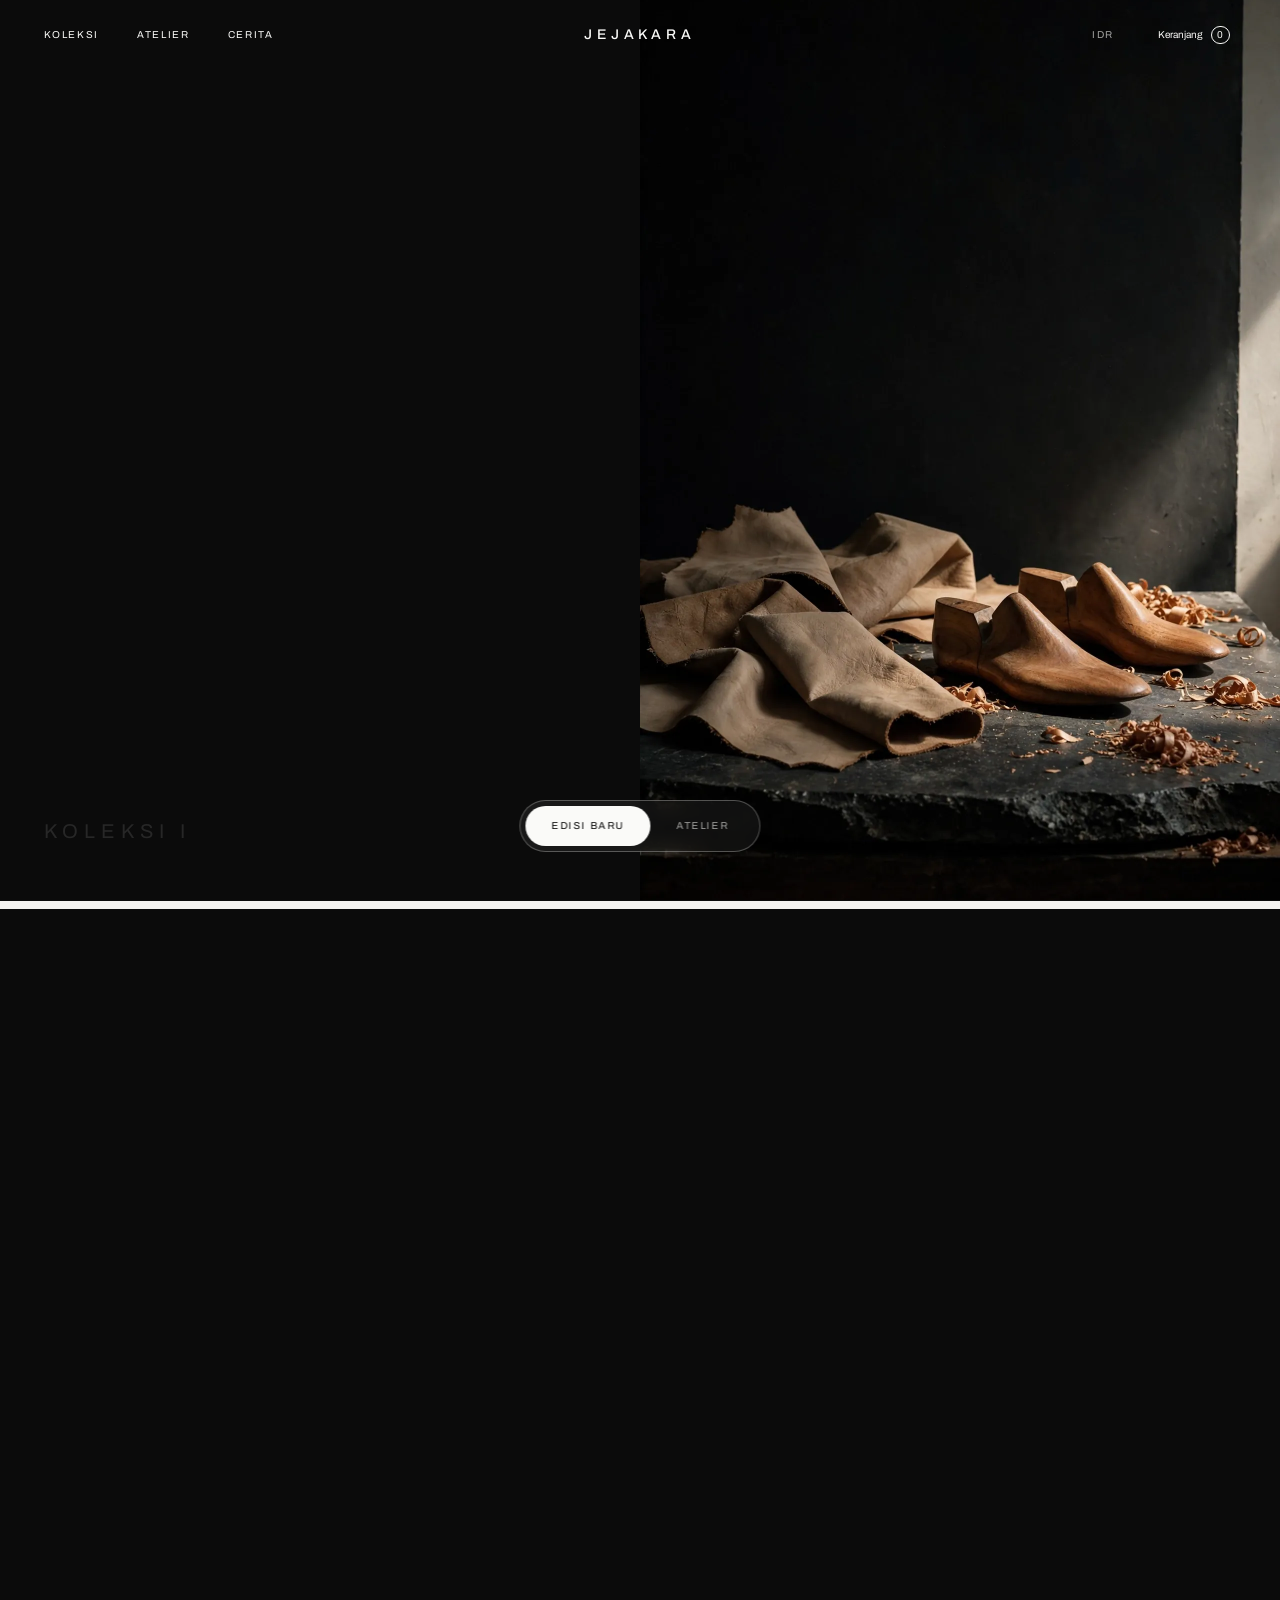
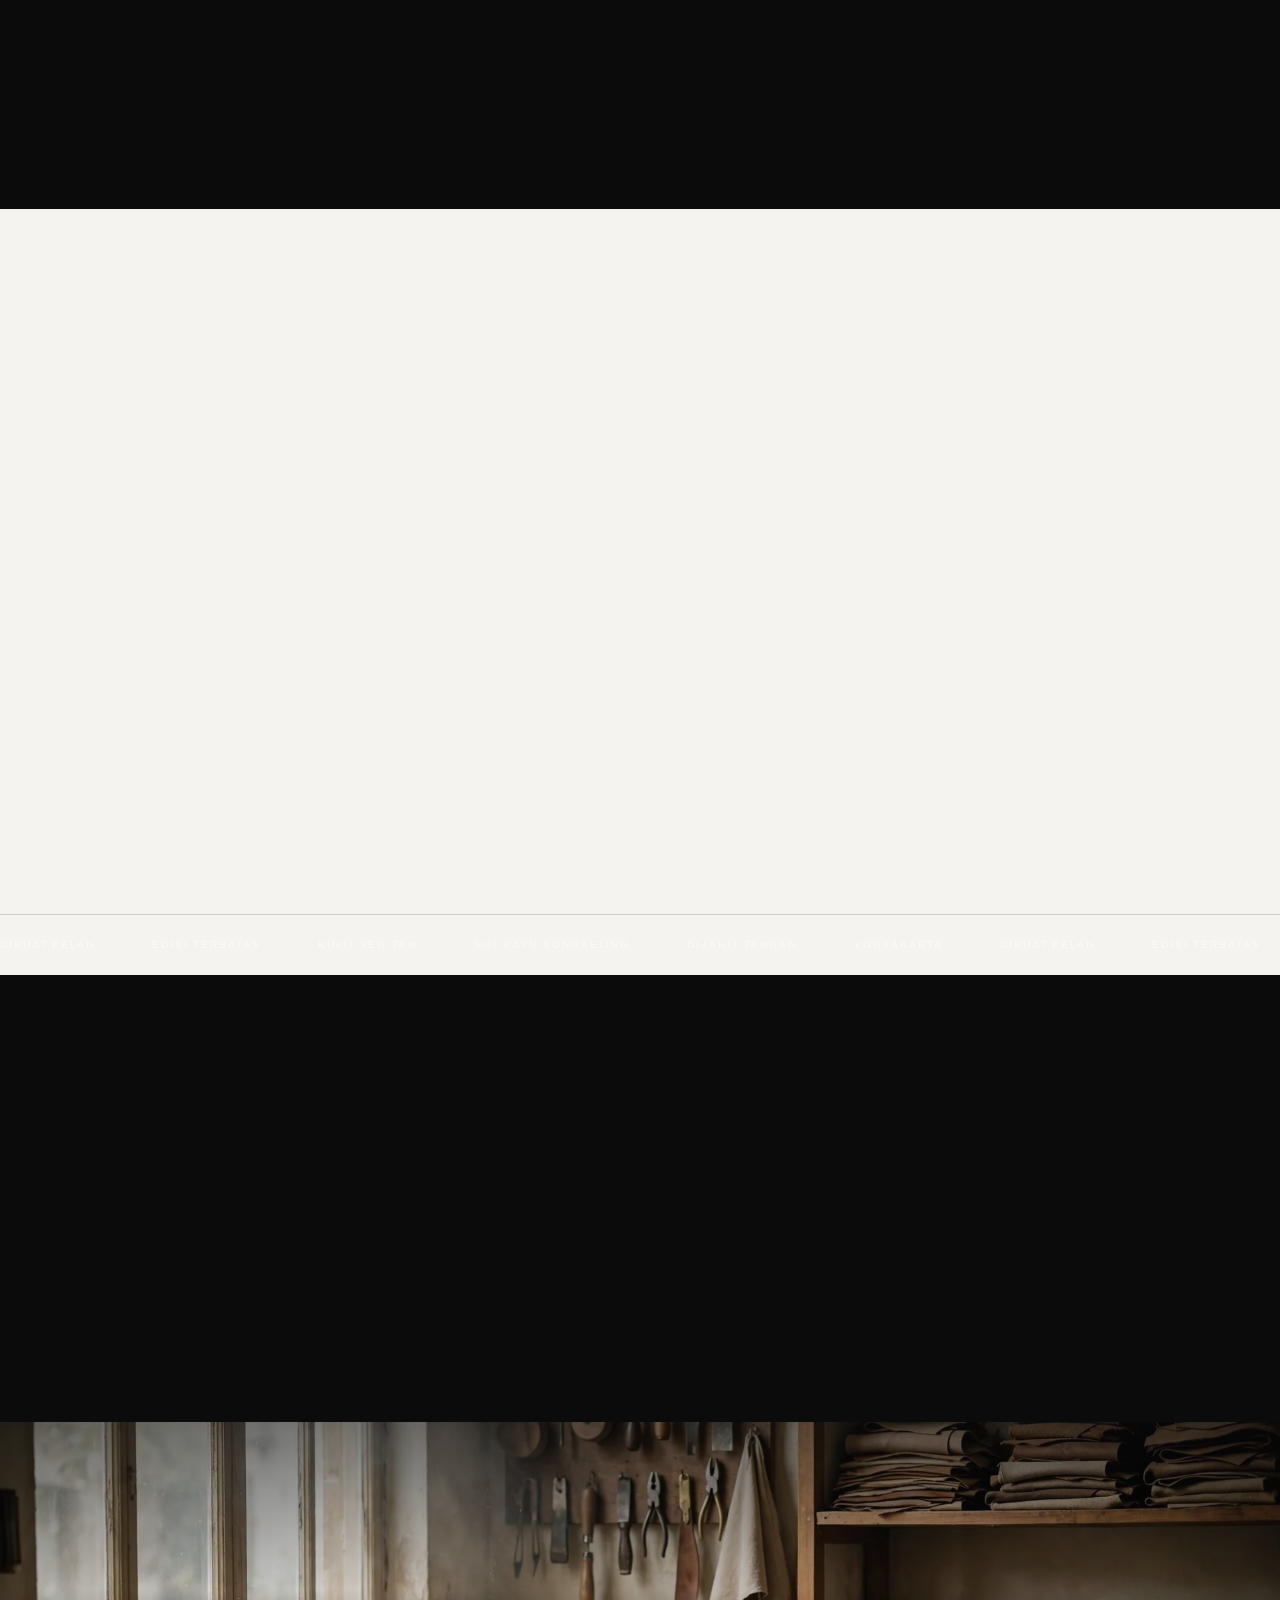
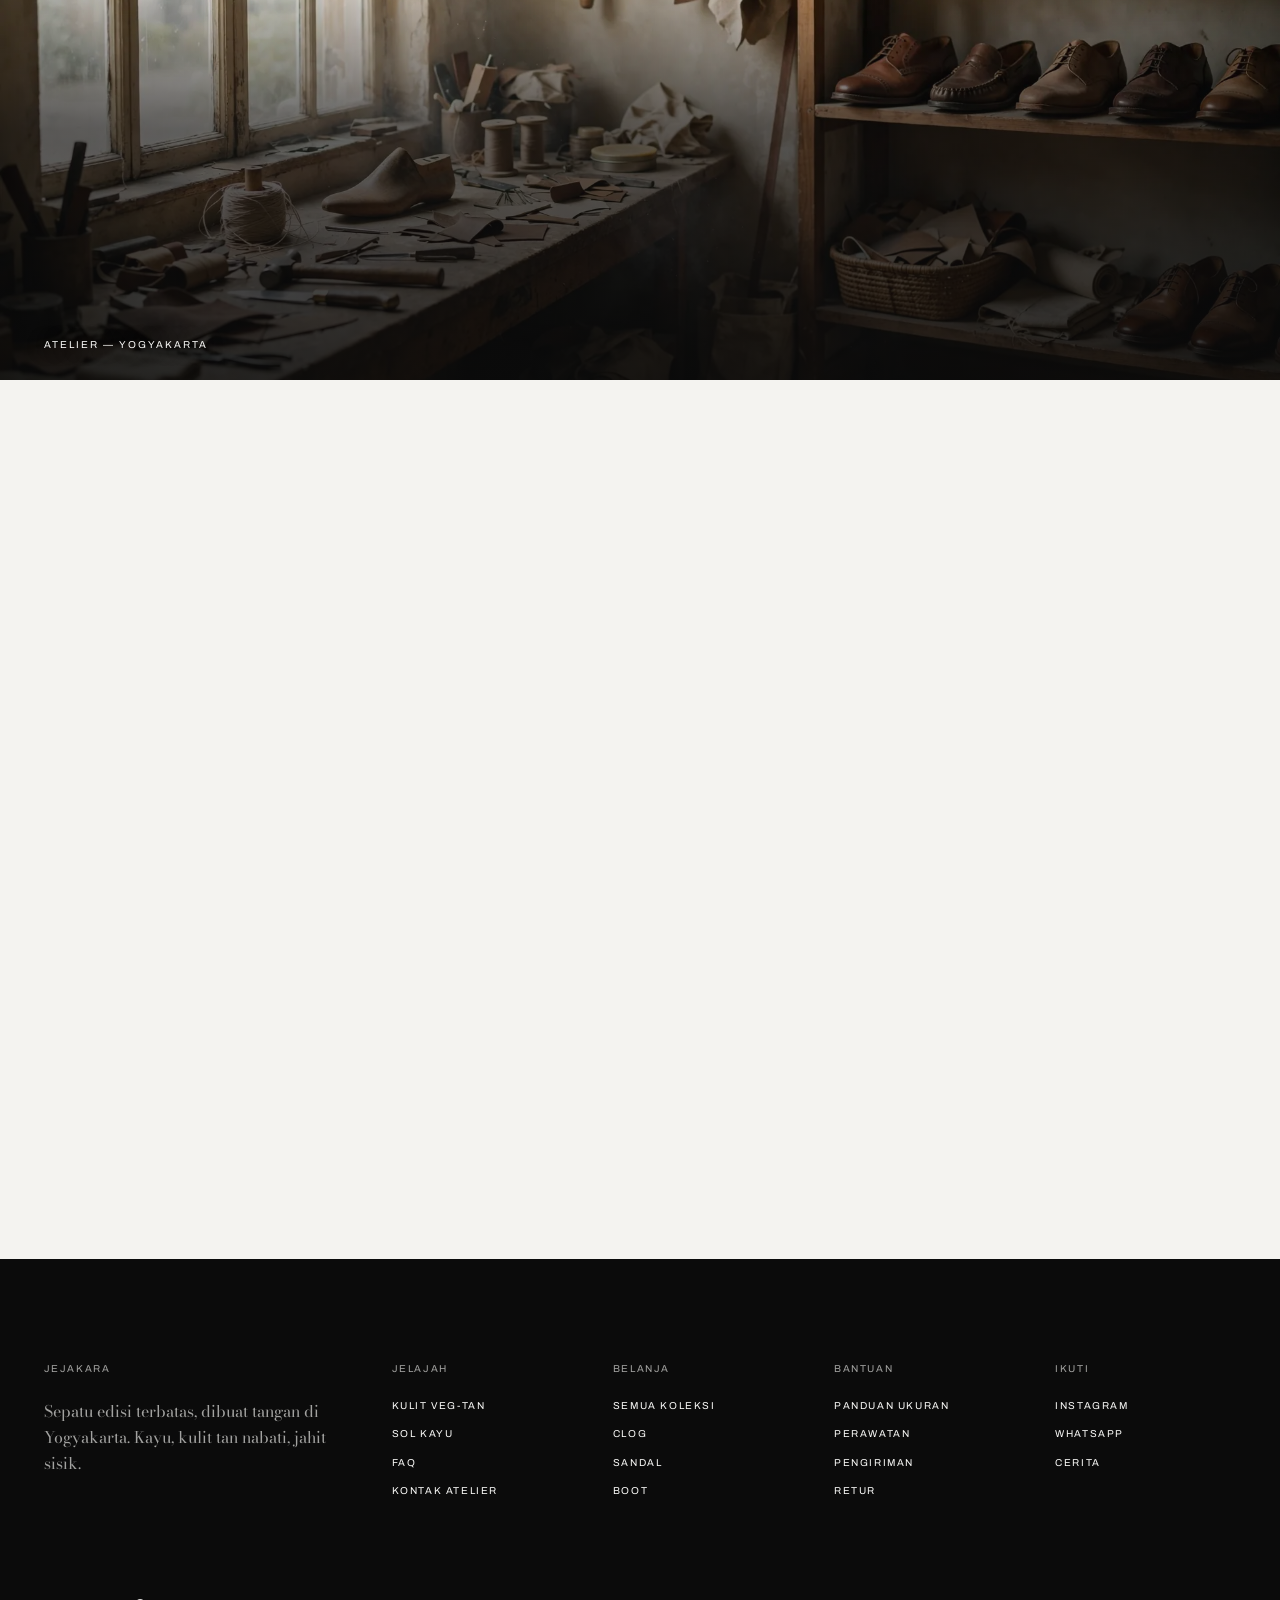
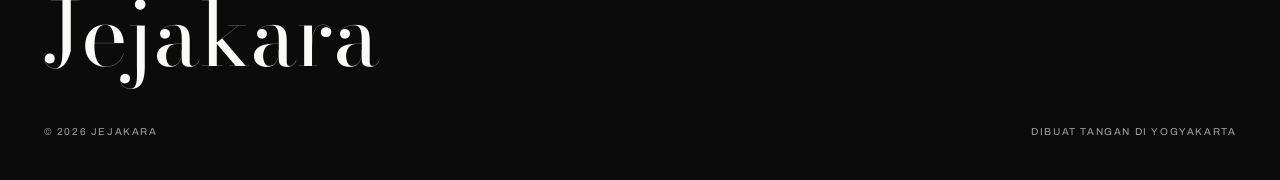
<file: index.html>
<!doctype html>
<html lang="id" class="is-loading">
<head>
<meta charset="utf-8">
<meta name="viewport" content="width=device-width, initial-scale=1">
<title>JEJAKARA — Sepatu edisi terbatas, dibuat tangan</title>
  <link rel="icon" href="assets/img/favicon.svg" type="image/svg+xml">
<meta name="description" content="Jejakara membuat sepatu edisi terbatas dengan tangan pengrajin di Yogyakarta. Kayu, kulit tan nabati, jahit sisik.">
<link rel="preconnect" href="https://fonts.googleapis.com">
<link rel="preconnect" href="https://fonts.gstatic.com" crossorigin>
<link href="https://fonts.googleapis.com/css2?family=Archivo:wght@300;400;500&family=Bodoni+Moda:ital,opsz,wght@0,6..96,400;0,6..96,500;1,6..96,400&display=swap" rel="stylesheet">
<link rel="stylesheet" href="css/style.css">
<noscript><style>.loader{display:none}html.is-loading{overflow:auto}</style></noscript>
</head>
<body>

<div class="loader" id="loader"><span class="ld-mk">Jejakara</span><span class="bar"></span></div>
<div class="pt-veil" id="pt-veil"></div>

<header class="site-header">
  <nav class="nav left lbl">
    <a href="koleksi.html">Koleksi</a>
    <a href="#craft">Atelier</a>
    <a href="cerita.html">Cerita</a>
  </nav>
  <a class="wordmark" href="index.html">Jejakara</a>
  <nav class="nav right lbl">
    <span class="desk mute">IDR</span>
    <button class="cart-btn cart-open">Keranjang <span class="cart-count">0</span></button>
    <button id="burger" class="burger lbl" aria-label="Buka menu">Menu</button>
  </nav>
</header>

<div class="mobile-menu" id="mobile-menu">
  <button class="close lbl" id="menu-close" aria-label="Tutup menu">Tutup ✕</button>
  <a href="koleksi.html">Koleksi</a>
  <a href="#craft">Atelier</a>
  <a href="cerita.html">Cerita</a>
</div>

<main>
  <section class="hero" aria-label="Hero">
    <div class="hero-void"><span class="hero-ghost reveal" id="hero-ghost">Koleksi I</span></div>
    <div class="hero-media" id="hero-media">
      <img src="assets/img/hero-1.webp" class="active" alt="Bahan atelier Jejakara">
      <img src="assets/img/hero-2.webp" alt="Edisi baru Jejakara">
    </div>
    <div class="hero-toggle" id="hero-toggle">
      <button class="on">Edisi baru</button>
      <button>Atelier</button>
    </div>
  </section>
  <div id="head-sentinel" style="height:1px"></div>

  <section class="paper pad intro">
    <span class="kicker lbl">Jejakara — Yogyakarta</span>
    <h2 class="reveal">Sepatu yang dibuat pelan, dipakai bertahun-tahun.</h2>
    <div class="body-col reveal">
      <p>Kami membangun sepatu seperti orang membangun bangunan: dimulai dari pondasi,
      dikerjakan oleh spesialis masing-masing bagian, dan tidak dipercepat agar tepat waktu.
      Setiap pasang membawa nomor edisi — jumlahnya sengaja dibuat sedikit, supaya setiap
      jahitan tetap bisa ditelusuri ke tangan yang membuatnya.</p>
    </div>
  </section>

  <section class="paper pad" style="padding-top:0">
    <div class="row reveal" style="display:flex;justify-content:space-between;align-items:baseline;gap:20px;margin-bottom:40px">
      <h3 style="font-size:clamp(1.4rem,2vw,2rem)">Pilihan kurasi</h3>
      <a class="lbl" href="koleksi.html">Semua koleksi →</a>
    </div>
    <div class="k-grid" id="kurasi"></div>
  </section>

  <div class="marquee" aria-hidden="true"><div class="track lbl">
    <span>Dibuat pelan</span><span>·</span><span>Edisi terbatas</span><span>·</span><span>Kulit veg-tan</span><span>·</span><span>Sol kayu sonokeling</span><span>·</span><span>Dijahit tangan</span><span>·</span><span>Yogyakarta</span><span>·</span>
    <span>Dibuat pelan</span><span>·</span><span>Edisi terbatas</span><span>·</span><span>Kulit veg-tan</span><span>·</span><span>Sol kayu sonokeling</span><span>·</span><span>Dijahit tangan</span><span>·</span><span>Yogyakarta</span><span>·</span>
  </div></div>

  <section class="band-stats pad" id="craft" >
    <div class="veil"></div>
    <div class="inner">
      <h2 class="reveal">Setiap pasang melewati sembilan pasang tangan.</h2>
      <div class="stats-row reveal">
        <div class="stat"><div class="n">86</div><div class="l lbl">jam kerja rata-rata</div></div>
        <div class="stat"><div class="n">9</div><div class="l lbl">pengrajin tiap pasang</div></div>
        <div class="stat"><div class="n">20</div><div class="l lbl">pasang per edisi</div></div>
      </div>
    </div>
  </section>

  <section class="band-img">
    <img src="assets/img/story-1.webp" alt="Atelier Jejakara di Yogyakarta">
    <span class="cap lbl">Atelier — Yogyakarta</span>
  </section>

  <section class="paper pad quotes-sec">
    <div class="row reveal" style="display:flex;justify-content:space-between;align-items:baseline;gap:20px">
      <h3 style="font-size:clamp(1.4rem,2vw,2rem)">Yang dipakai duluan</h3>
      <span class="lbl mute">Uji coba batch pertama</span>
    </div>
    <div class="quotes reveal">
      <div class="quote">
        <p>“Baru dua bulan dan kulitnya sudah mulai ikut bentuk kaki. Di awal terasa berat,
        sekarang malah jadi bagian yang paling nyaman dipakai seharian.”</p>
        <span class="lbl who">Dimas A. — Sono Clog</span>
      </div>
      <div class="quote">
        <p>“Bunyi sol kayu di lantai itu cirinya. Talinya masih rapat walau tiap hari
        dipakai keluar masuk pasar.”</p>
        <span class="lbl who">Rara P. — Laras Sandal</span>
      </div>
      <div class="quote">
        <p>“Ukuran saya sempat meleset, mereka minta foto ukuran kaki dari rumah lalu
        tukar sampai pas. Sabar sekali.”</p>
        <span class="lbl who">Bimo S. — Derap Boot</span>
      </div>
    </div>
  </section>

  <section class="paper pad drop">
    <h2 class="reveal">Jadi yang pertama tahu saat edisi berikutnya diluncurkan.</h2>
    <form id="drop-form" class="reveal">
      <input type="email" placeholder="EMAIL" aria-label="Email" required>
      <button class="btn solid" type="submit">Kabari saya</button>
    </form>
  </section>
</main>

<footer class="site-footer">
  <div class="foot-grid">
    <div>
      <h4 class="lbl">Jejakara</h4>
      <p style="max-width:36ch;margin:0;color:var(--mute-d);font-size:16px">Sepatu edisi terbatas, dibuat tangan di Yogyakarta. Kayu, kulit tan nabati, jahit sisik.</p>
    </div>
    <div><h4 class="lbl">Jelajah</h4><ul class="lbl"><li><a href="bahan-kulit.html">Kulit veg-tan</a></li><li><a href="bahan-sol.html">Sol kayu</a></li><li><a href="faq.html">FAQ</a></li><li><a href="kontak.html">Kontak atelier</a></li></ul></div>
    <div><h4 class="lbl">Belanja</h4><ul class="lbl"><li><a href="koleksi.html">Semua koleksi</a></li><li><a href="koleksi.html">Clog</a></li><li><a href="koleksi.html">Sandal</a></li><li><a href="koleksi.html">Boot</a></li></ul></div>
    <div><h4 class="lbl">Bantuan</h4><ul class="lbl"><li><a href="faq.html#ukuran">Panduan ukuran</a></li><li><a href="perawatan.html">Perawatan</a></li><li><a href="faq.html#pengiriman">Pengiriman</a></li><li><a href="faq.html#retur">Retur</a></li></ul></div>
    <div><h4 class="lbl">Ikuti</h4><ul class="lbl"><li><a href="#">Instagram</a></li><li><a href="#">WhatsApp</a></li><li><a href="cerita.html">Cerita</a></li></ul></div>
  </div>
  <div class="foot-word">Jejakara</div>
  <div class="foot-base lbl">
    <span>© 2026 Jejakara</span>
    <span>Dibuat tangan di Yogyakarta</span>
  </div>
</footer>

<div class="veil" id="veil"></div>
<aside class="drawer" id="drawer" aria-label="Keranjang">
  <div class="drawer-head"><span class="lbl">Keranjang</span><button class="lbl" id="drawer-close">Tutup ✕</button></div>
  <div class="drawer-body" id="cart-body"></div>
  <div class="drawer-foot" id="cart-foot" hidden>
    <div class="total-row"><span class="lbl">Subtotal</span><span class="v" id="cart-total"></span></div>
    <button class="btn solid-light block" id="checkout">Pesan via WhatsApp</button>
  </div>
</aside>

<script src="js/data.js"></script>
<script src="js/app.js"></script>
</body>
</html>
</file>
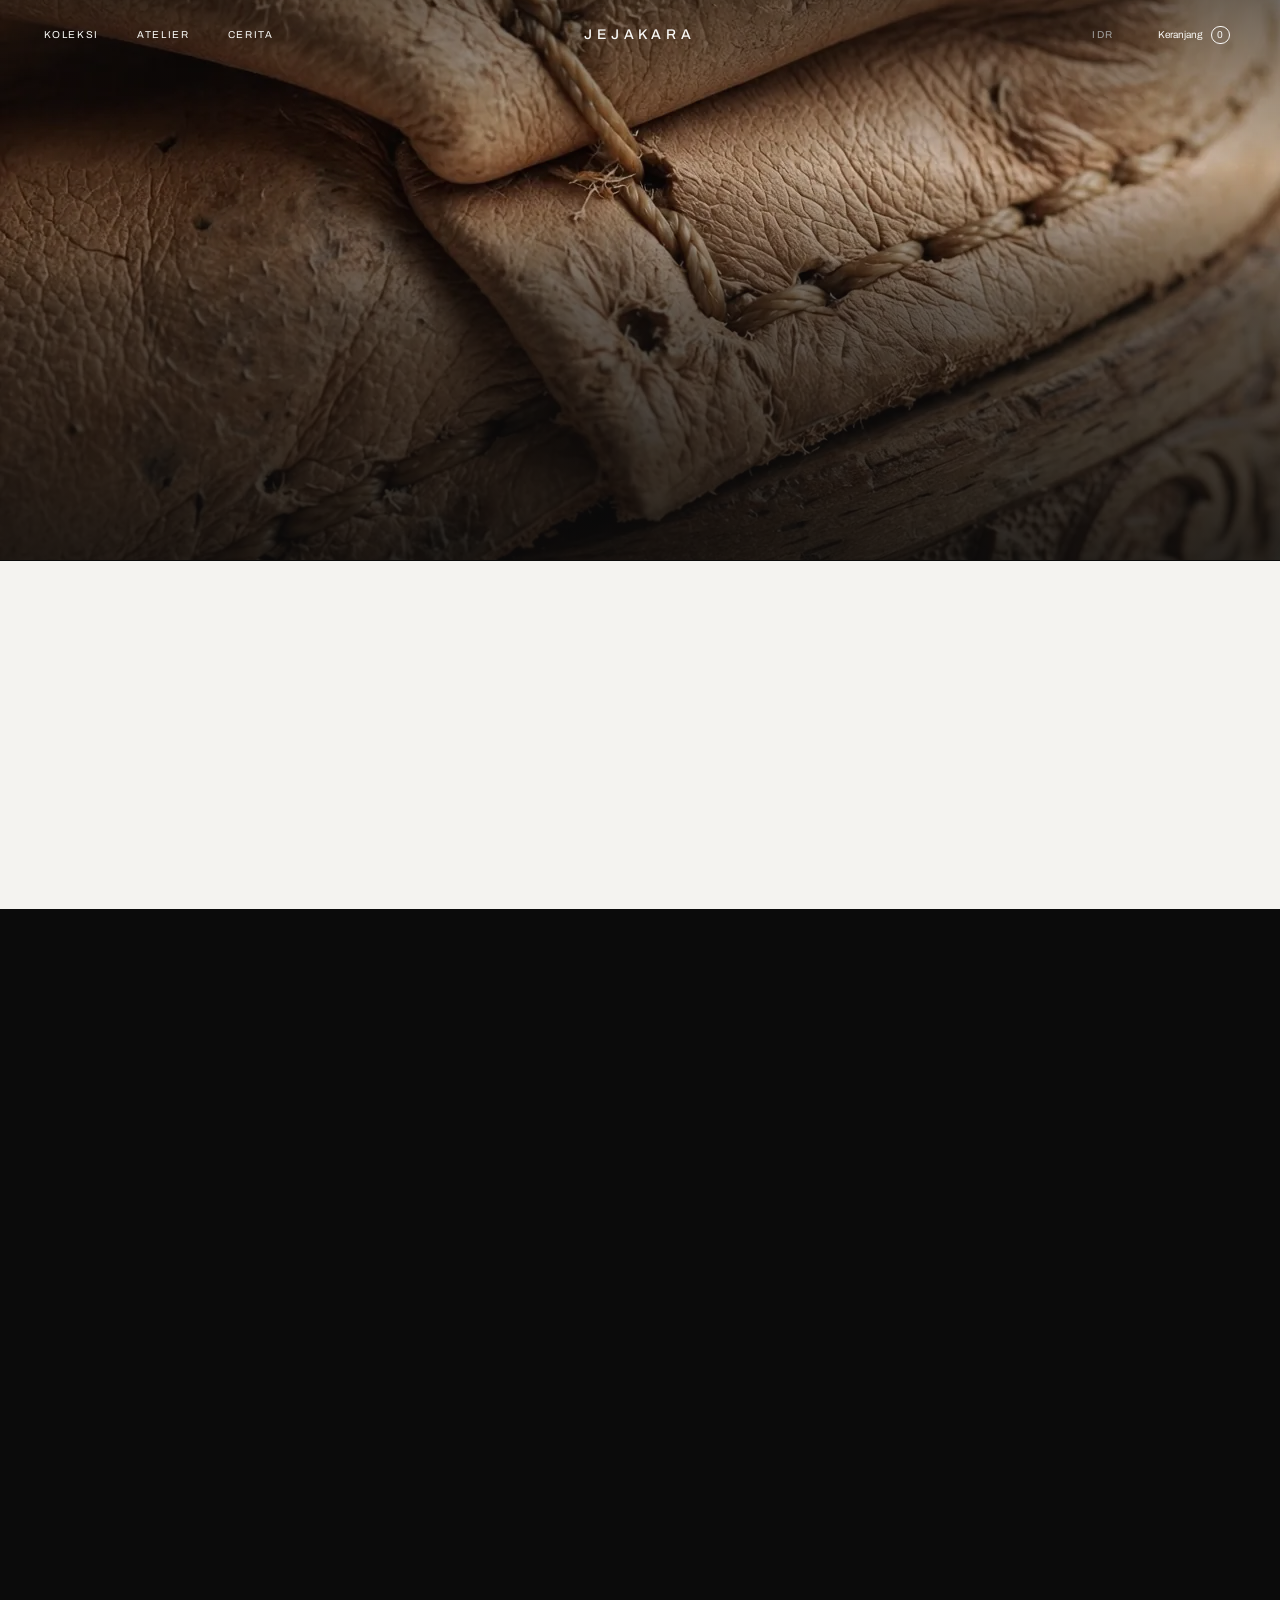
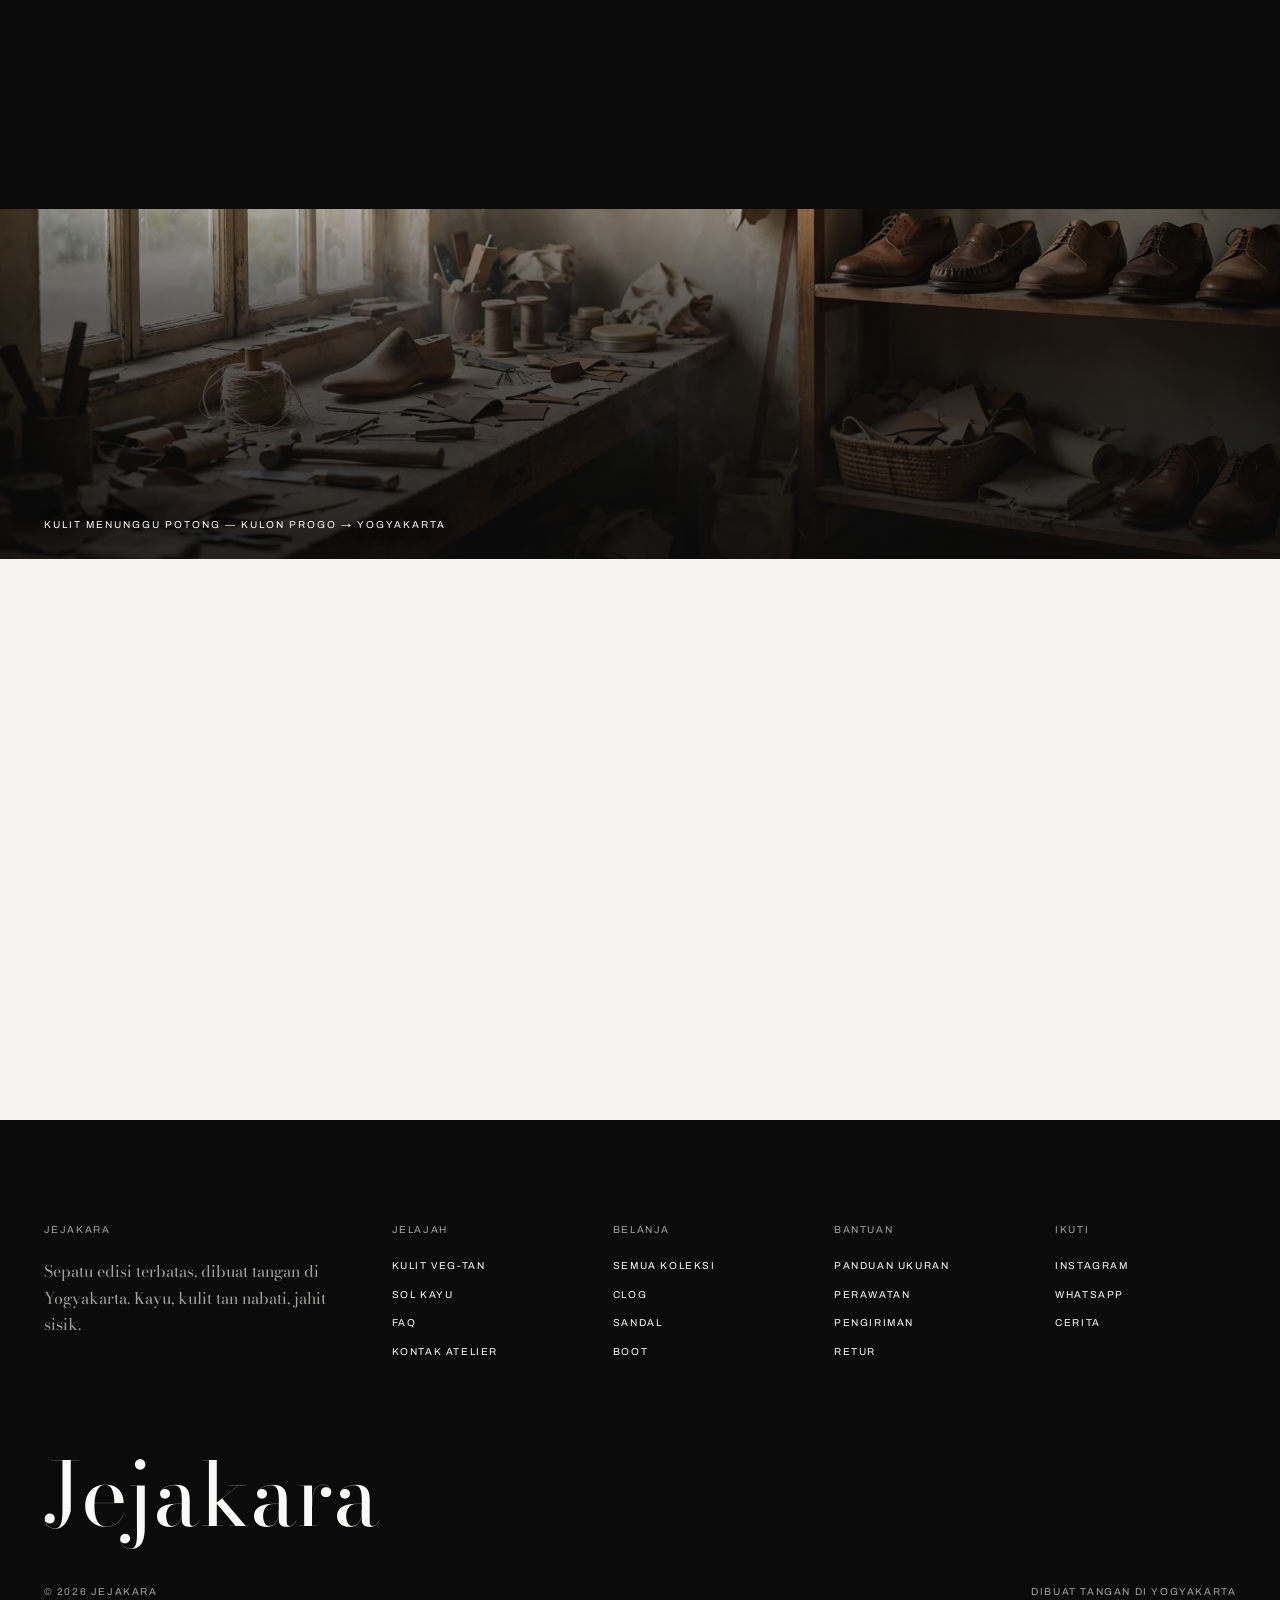
<file: bahan-kulit.html>
<!doctype html>
<html lang="id" class="is-loading">
<head>
<meta charset="utf-8">
<meta name="viewport" content="width=device-width, initial-scale=1">
<title>Kulit Tan Nabati — JEJAKARA</title>
  <link rel="icon" href="assets/img/favicon.svg" type="image/svg+xml">
<meta name="description" content="Kulit tan nabati (veg-tan) Jejakara: direndam ekstrak pohon, bukan kromium, dipilih karena membentuk kaki dan menua dengan patina.">
<link rel="preconnect" href="https://fonts.googleapis.com">
<link rel="preconnect" href="https://fonts.gstatic.com" crossorigin>
<link href="https://fonts.googleapis.com/css2?family=Archivo:wght@300;400;500&family=Bodoni+Moda:ital,opsz,wght@0,6..96,400;0,6..96,500;1,6..96,400&display=swap" rel="stylesheet">
<link rel="stylesheet" href="css/style.css">
<noscript><style>.loader{display:none}html.is-loading{overflow:auto}</style></noscript>
</head>
<body>

<div class="loader" id="loader"><span class="ld-mk">Jejakara</span><span class="bar"></span></div>
<div class="pt-veil" id="pt-veil"></div>

<header class="site-header">
  <nav class="nav left lbl">
    <a href="koleksi.html">Koleksi</a>
    <a href="index.html#craft">Atelier</a>
    <a href="cerita.html">Cerita</a>
  </nav>
  <a class="wordmark" href="index.html">Jejakara</a>
  <nav class="nav right lbl">
    <span class="desk mute">IDR</span>
    <button class="cart-btn cart-open">Keranjang <span class="cart-count">0</span></button>
    <button id="burger" class="burger lbl" aria-label="Buka menu">Menu</button>
  </nav>
</header>

<div class="mobile-menu" id="mobile-menu">
  <button class="close lbl" id="menu-close" aria-label="Tutup menu">Tutup ✕</button>
  <a href="koleksi.html">Koleksi</a>
  <a href="index.html#craft">Atelier</a>
  <a href="cerita.html">Cerita</a>
</div>

<main>
  <section class="band-img" style="height:min(64vh,560px)">
    <img src="assets/img/p1c.webp" alt="Detail jahitan tangan kulit tan nabati">
    <h1 class="reveal" style="position:absolute;left:var(--gutter);bottom:34px;color:#fafaf8;z-index:2;max-width:15ch">Kulit tan nabati.</h1>
  </section>
  <div id="head-sentinel" style="height:1px"></div>

  <section class="paper pad">
    <div class="prose reveal">
      <p class="lead">Direndam ekstrak pohon, bukan kromium. Butuh sebulan lebih lama —
      dan itu alasannya dipakai.</p>
      <p>Kulit tan nabati (vegetable-tanned, disingkat veg-tan) diolah dengan tanin dari
      kulit kayu pohon jati dan akasia, bukan garam kromium seperti kulit mayoritas
      sepatu massal. Prosesnya lambat: puluhan hari perendaman, pengeringan alami,
      lalu pemotongan yang hanya memakai bagian paling rata dari setiap kulit.</p>
      <p>Yang penting bukan prosesnya, tapi apa yang terjadi setelahnya. Kulit veg-tan
      menyerap minyak dari pemakainya, menggelap di titik yang sering terlipat, dan
      mengikuti bentuk kaki sampai tidak ada dua pasang yang punya lekukan sama.
      Batasnya jelas: kalau tidak pernah dirawat, ia jadi kering — makanya ada
      <a href="perawatan.html" style="text-decoration:underline">lima langkah perawatan</a>.</p>
    </div>

    <div class="mat-spec reveal">
      <div class="spec"><span class="lbl mute">Pengolahan</span><span>Tanin jati &amp; akasia, tanpa kromium</span></div>
      <div class="spec"><span class="lbl mute">Ketebalan</span><span>1,6–2,0 mm, cutting pilih rata</span></div>
      <div class="spec"><span class="lbl mute">Pewarna</span><span>Disemir anilin, pori tetap terbuka</span></div>
      <div class="spec"><span class="lbl mute">Penuaan</span><span>Patina gelap merata 6–12 bulan</span></div>
      <div class="spec"><span class="lbl mute">Setelah pakai</span><span>Bisa di-resol &amp; dijahit ulang</span></div>
      <div class="spec"><span class="lbl mute">Dipakai di</span><span>Sono Clog, Laras Sandal, seluruh insole</span></div>
    </div>
  </section>

  <section class="band-img">
    <img src="assets/img/story-1.webp" alt="Kulit disimpan di atelier">
    <span class="cap lbl">Kulit menunggu potong — Kulon Progo → Yogyakarta</span>
  </section>

  <section class="paper pad">
    <div class="prose reveal">
      <h2 style="margin-bottom:34px">Kenapa tidak yang lebih murah</h2>
      <p>Kulit kromium selesai dalam sehari dan harganya seperempatnya. Hasilnya juga
      konsisten — dan tidak berubah apa pun selama masa pakai. Kami memilih yang
      sebaliknya: bahan yang punya memori. Satu-satunya downside adalah varian warna
      antar kulit; kami tandai tiap edisi supaya kaki kiri dan kanan berasal dari
      potongan yang sama.</p>
      <a class="btn" href="koleksi.html">Lihat produknya</a>
    </div>
  </section>
</main>

<footer class="site-footer">
  <div class="foot-grid">
    <div>
      <h4 class="lbl">Jejakara</h4>
      <p style="max-width:36ch;margin:0;color:var(--mute-d);font-size:16px">Sepatu edisi terbatas, dibuat tangan di Yogyakarta. Kayu, kulit tan nabati, jahit sisik.</p>
    </div>
    <div><h4 class="lbl">Jelajah</h4><ul class="lbl"><li><a href="bahan-kulit.html">Kulit veg-tan</a></li><li><a href="bahan-sol.html">Sol kayu</a></li><li><a href="faq.html">FAQ</a></li><li><a href="kontak.html">Kontak atelier</a></li></ul></div>
    <div><h4 class="lbl">Belanja</h4><ul class="lbl"><li><a href="koleksi.html">Semua koleksi</a></li><li><a href="koleksi.html">Clog</a></li><li><a href="koleksi.html">Sandal</a></li><li><a href="koleksi.html">Boot</a></li></ul></div>
    <div><h4 class="lbl">Bantuan</h4><ul class="lbl"><li><a href="faq.html#ukuran">Panduan ukuran</a></li><li><a href="perawatan.html">Perawatan</a></li><li><a href="faq.html#pengiriman">Pengiriman</a></li><li><a href="faq.html#retur">Retur</a></li></ul></div>
    <div><h4 class="lbl">Ikuti</h4><ul class="lbl"><li><a href="#">Instagram</a></li><li><a href="#">WhatsApp</a></li><li><a href="cerita.html">Cerita</a></li></ul></div>
  </div>
  <div class="foot-word">Jejakara</div>
  <div class="foot-base lbl">
    <span>© 2026 Jejakara</span>
    <span>Dibuat tangan di Yogyakarta</span>
  </div>
</footer>

<div class="veil" id="veil"></div>
<aside class="drawer" id="drawer" aria-label="Keranjang">
  <div class="drawer-head"><span class="lbl">Keranjang</span><button class="lbl" id="drawer-close">Tutup ✕</button></div>
  <div class="drawer-body" id="cart-body"></div>
  <div class="drawer-foot" id="cart-foot" hidden>
    <div class="total-row"><span class="lbl">Subtotal</span><span class="v" id="cart-total"></span></div>
    <button class="btn solid-light block" id="checkout">Pesan via WhatsApp</button>
  </div>
</aside>

<script src="js/data.js"></script>
<script src="js/app.js"></script>
</body>
</html>
</file>
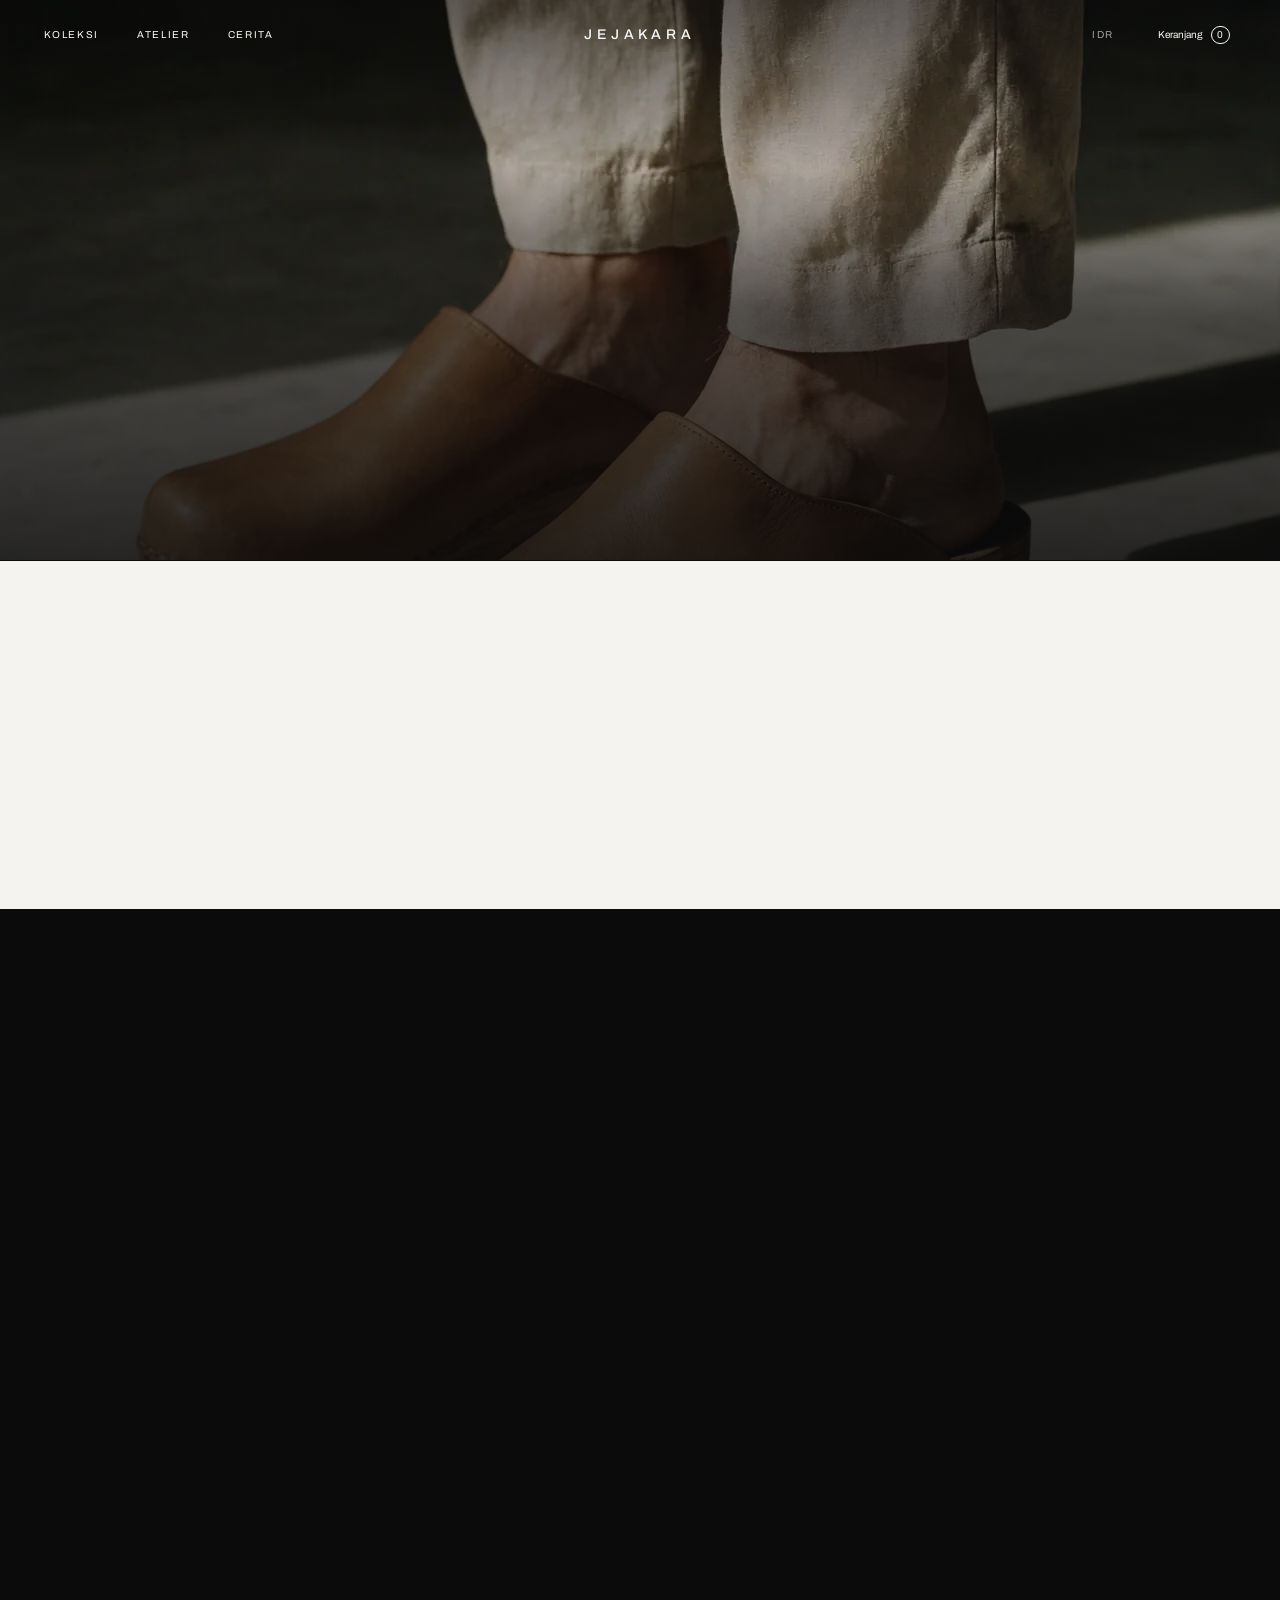
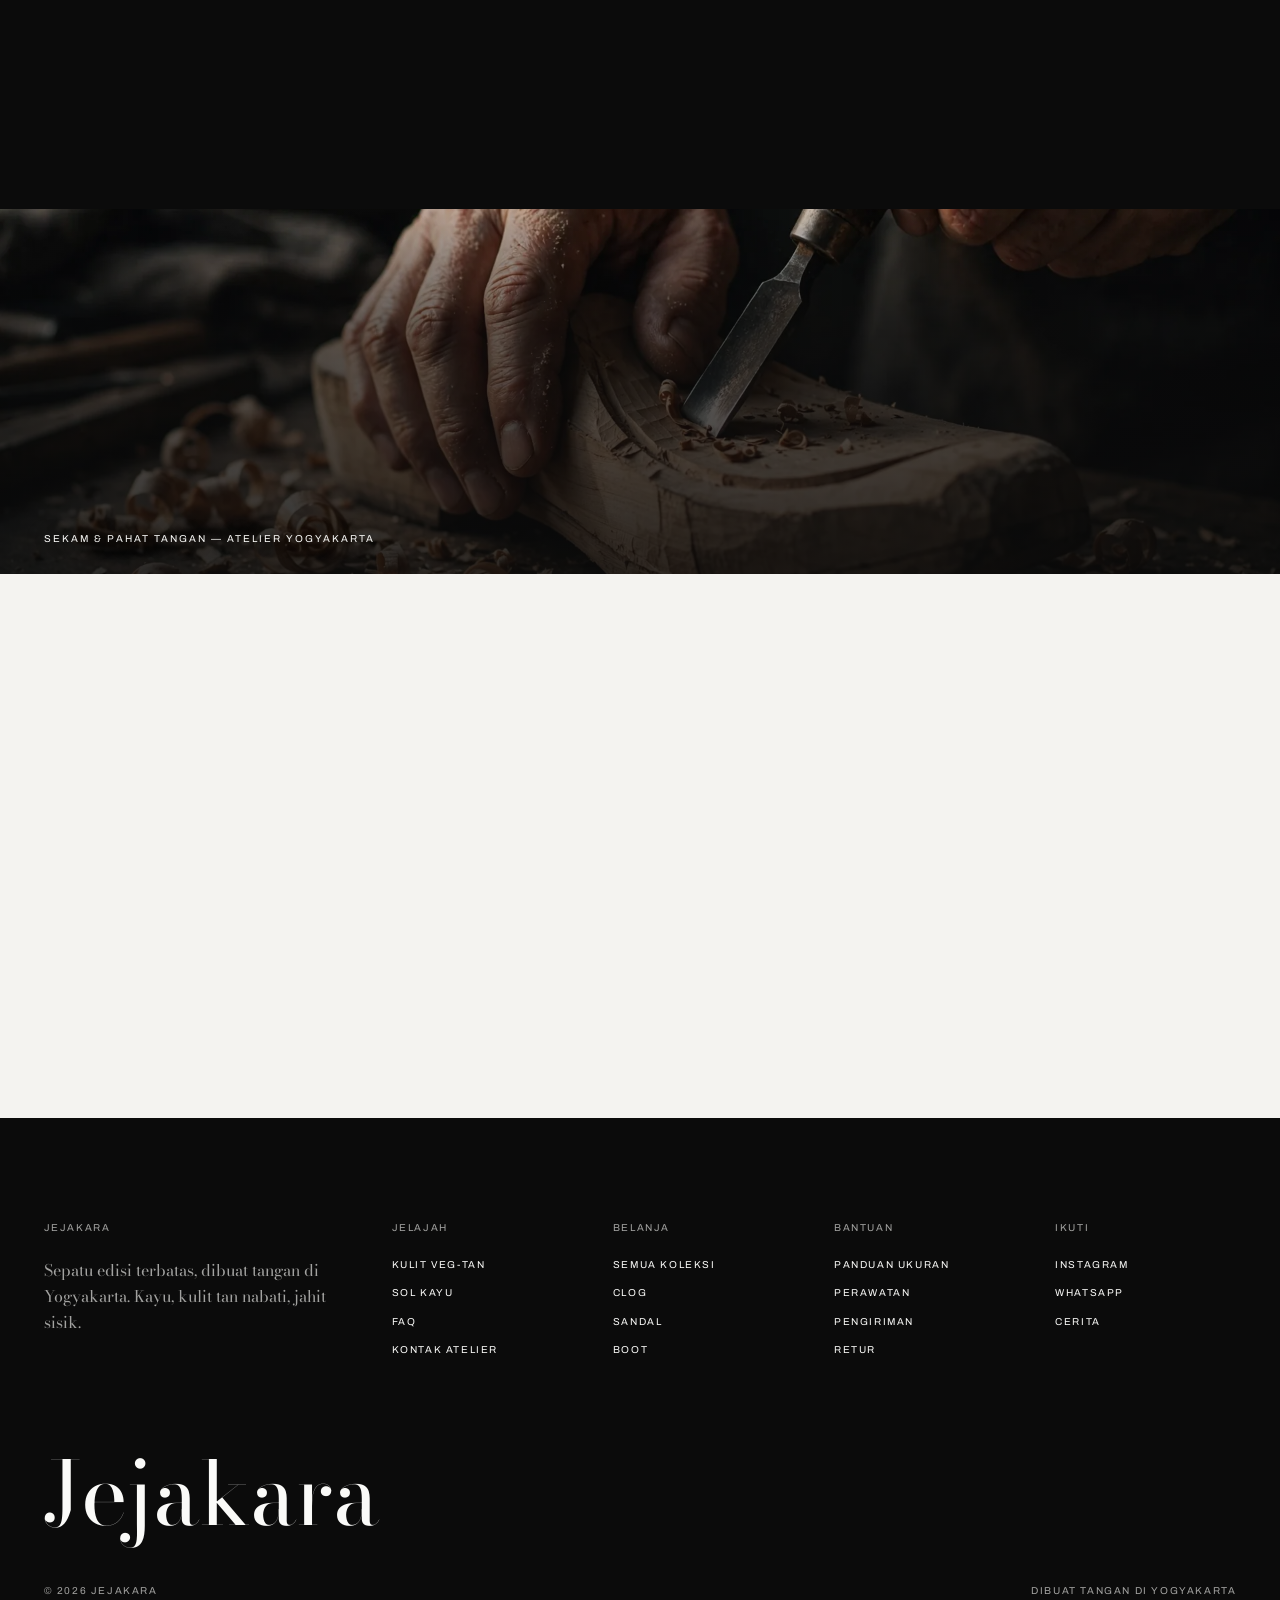
<file: bahan-sol.html>
<!doctype html>
<html lang="id" class="is-loading">
<head>
<meta charset="utf-8">
<meta name="viewport" content="width=device-width, initial-scale=1">
<title>Sol Kayu Sonokeling — JEJAKARA</title>
  <link rel="icon" href="assets/img/favicon.svg" type="image/svg+xml">
<meta name="description" content="Sol kayu sonokeling Jejakara: dipahat dari balok, ditempel resol-first, bisa diperbaiki bertahun-tahun.">
<link rel="preconnect" href="https://fonts.googleapis.com">
<link rel="preconnect" href="https://fonts.gstatic.com" crossorigin>
<link href="https://fonts.googleapis.com/css2?family=Archivo:wght@300;400;500&family=Bodoni+Moda:ital,opsz,wght@0,6..96,400;0,6..96,500;1,6..96,400&display=swap" rel="stylesheet">
<link rel="stylesheet" href="css/style.css">
<noscript><style>.loader{display:none}html.is-loading{overflow:auto}</style></noscript>
</head>
<body>

<div class="loader" id="loader"><span class="ld-mk">Jejakara</span><span class="bar"></span></div>
<div class="pt-veil" id="pt-veil"></div>

<header class="site-header">
  <nav class="nav left lbl">
    <a href="koleksi.html">Koleksi</a>
    <a href="index.html#craft">Atelier</a>
    <a href="cerita.html">Cerita</a>
  </nav>
  <a class="wordmark" href="index.html">Jejakara</a>
  <nav class="nav right lbl">
    <span class="desk mute">IDR</span>
    <button class="cart-btn cart-open">Keranjang <span class="cart-count">0</span></button>
    <button id="burger" class="burger lbl" aria-label="Buka menu">Menu</button>
  </nav>
</header>

<div class="mobile-menu" id="mobile-menu">
  <button class="close lbl" id="menu-close" aria-label="Tutup menu">Tutup ✕</button>
  <a href="koleksi.html">Koleksi</a>
  <a href="index.html#craft">Atelier</a>
  <a href="cerita.html">Cerita</a>
</div>

<main>
  <section class="band-img" style="height:min(64vh,560px)">
    <img src="assets/img/hero-2.webp" alt="Sepatu berpunggung kayu sonokeling di lantai studio">
    <h1 class="reveal" style="position:absolute;left:var(--gutter);bottom:34px;color:#fafaf8;z-index:2;max-width:15ch">Sol kayu sonokeling.</h1>
  </section>
  <div id="head-sentinel" style="height:1px"></div>

  <section class="paper pad">
    <div class="prose reveal">
      <p class="lead">Kayu sonokeling — rosewood Indonesia — dipahat dari balok,
      ditempel setelah upper selesai. Tidak disatukan: diperbaiki.</p>
      <p>Sebagian besar sepatu Jejakara berpunggung kayu sonokeling (Dalbergia latifolia),
      keras dan berurat gelap, biasanya dipakai untuk mebel. Kami pilih karena dua alasan:
      rapat seratnya tahan lembap lebih baik dari kayu ringan mana pun di harga ini,
      dan bunyi ketuknya di lantai batu — satu dari alasan nama Jejakara ada.</p>
      <p>Tiap pasang dipahat dari balok sesuai pola, disekam, lalu ditempel resol-first:
      upper dijahit dulu, baru disambung ke kayu dengan paku tembaga dan lem kulit.
      Karena sistemnya tempel, sol yang aus tiga tahun lagi tinggal dibuka dan diganti —
      struktur atasnya tidak tersentuh.</p>
    </div>

    <div class="mat-spec reveal">
      <div class="spec"><span class="lbl mute">Kayu</span><span>Sonokeling (Dalbergia latifolia)</span></div>
      <div class="spec"><span class="lbl mute">Pembuatan</span><span>Dipahat per pasang, dari balok</span></div>
      <div class="spec"><span class="lbl mute">Finish</span><span>Minyak alami + politur gosok</span></div>
      <div class="spec"><span class="lbl mute">Ketebalan</span><span>12–18 mm tergantung model</span></div>
      <div class="spec"><span class="lbl mute">Pemasangan</span><span>Resol-first, paku tembaga</span></div>
      <div class="spec"><span class="lbl mute">Perbaikan</span><span>Bisa diganti sol berkali-kali</span></div>
    </div>
  </section>

  <section class="band-img">
    <img src="assets/img/craft-1.webp" alt="Pahat kayu di tangan pengrajin">
    <span class="cap lbl">Sekam &amp; pahat tangan — atelier Yogyakarta</span>
  </section>

  <section class="paper pad">
    <div class="prose reveal">
      <h2 style="margin-bottom:34px">Kayu lainnya punya tempatnya sendiri</h2>
      <p>Untuk sol yang lentur — sandal dan loafer — kami memakai karet alami yang
      disablon sendiri, karena sonokeling justru merasa kaku di model tersebut.
      Filosofinya tetap sama: bahan yang bisa diperbaiki, bukan bahan yang
      menunggu diganti.</p>
      <a class="btn" href="koleksi.html">Lihat koleksinya</a>
    </div>
  </section>
</main>

<footer class="site-footer">
  <div class="foot-grid">
    <div>
      <h4 class="lbl">Jejakara</h4>
      <p style="max-width:36ch;margin:0;color:var(--mute-d);font-size:16px">Sepatu edisi terbatas, dibuat tangan di Yogyakarta. Kayu, kulit tan nabati, jahit sisik.</p>
    </div>
    <div><h4 class="lbl">Jelajah</h4><ul class="lbl"><li><a href="bahan-kulit.html">Kulit veg-tan</a></li><li><a href="bahan-sol.html">Sol kayu</a></li><li><a href="faq.html">FAQ</a></li><li><a href="kontak.html">Kontak atelier</a></li></ul></div>
    <div><h4 class="lbl">Belanja</h4><ul class="lbl"><li><a href="koleksi.html">Semua koleksi</a></li><li><a href="koleksi.html">Clog</a></li><li><a href="koleksi.html">Sandal</a></li><li><a href="koleksi.html">Boot</a></li></ul></div>
    <div><h4 class="lbl">Bantuan</h4><ul class="lbl"><li><a href="faq.html#ukuran">Panduan ukuran</a></li><li><a href="perawatan.html">Perawatan</a></li><li><a href="faq.html#pengiriman">Pengiriman</a></li><li><a href="faq.html#retur">Retur</a></li></ul></div>
    <div><h4 class="lbl">Ikuti</h4><ul class="lbl"><li><a href="#">Instagram</a></li><li><a href="#">WhatsApp</a></li><li><a href="cerita.html">Cerita</a></li></ul></div>
  </div>
  <div class="foot-word">Jejakara</div>
  <div class="foot-base lbl">
    <span>© 2026 Jejakara</span>
    <span>Dibuat tangan di Yogyakarta</span>
  </div>
</footer>

<div class="veil" id="veil"></div>
<aside class="drawer" id="drawer" aria-label="Keranjang">
  <div class="drawer-head"><span class="lbl">Keranjang</span><button class="lbl" id="drawer-close">Tutup ✕</button></div>
  <div class="drawer-body" id="cart-body"></div>
  <div class="drawer-foot" id="cart-foot" hidden>
    <div class="total-row"><span class="lbl">Subtotal</span><span class="v" id="cart-total"></span></div>
    <button class="btn solid-light block" id="checkout">Pesan via WhatsApp</button>
  </div>
</aside>

<script src="js/data.js"></script>
<script src="js/app.js"></script>
</body>
</html>
</file>
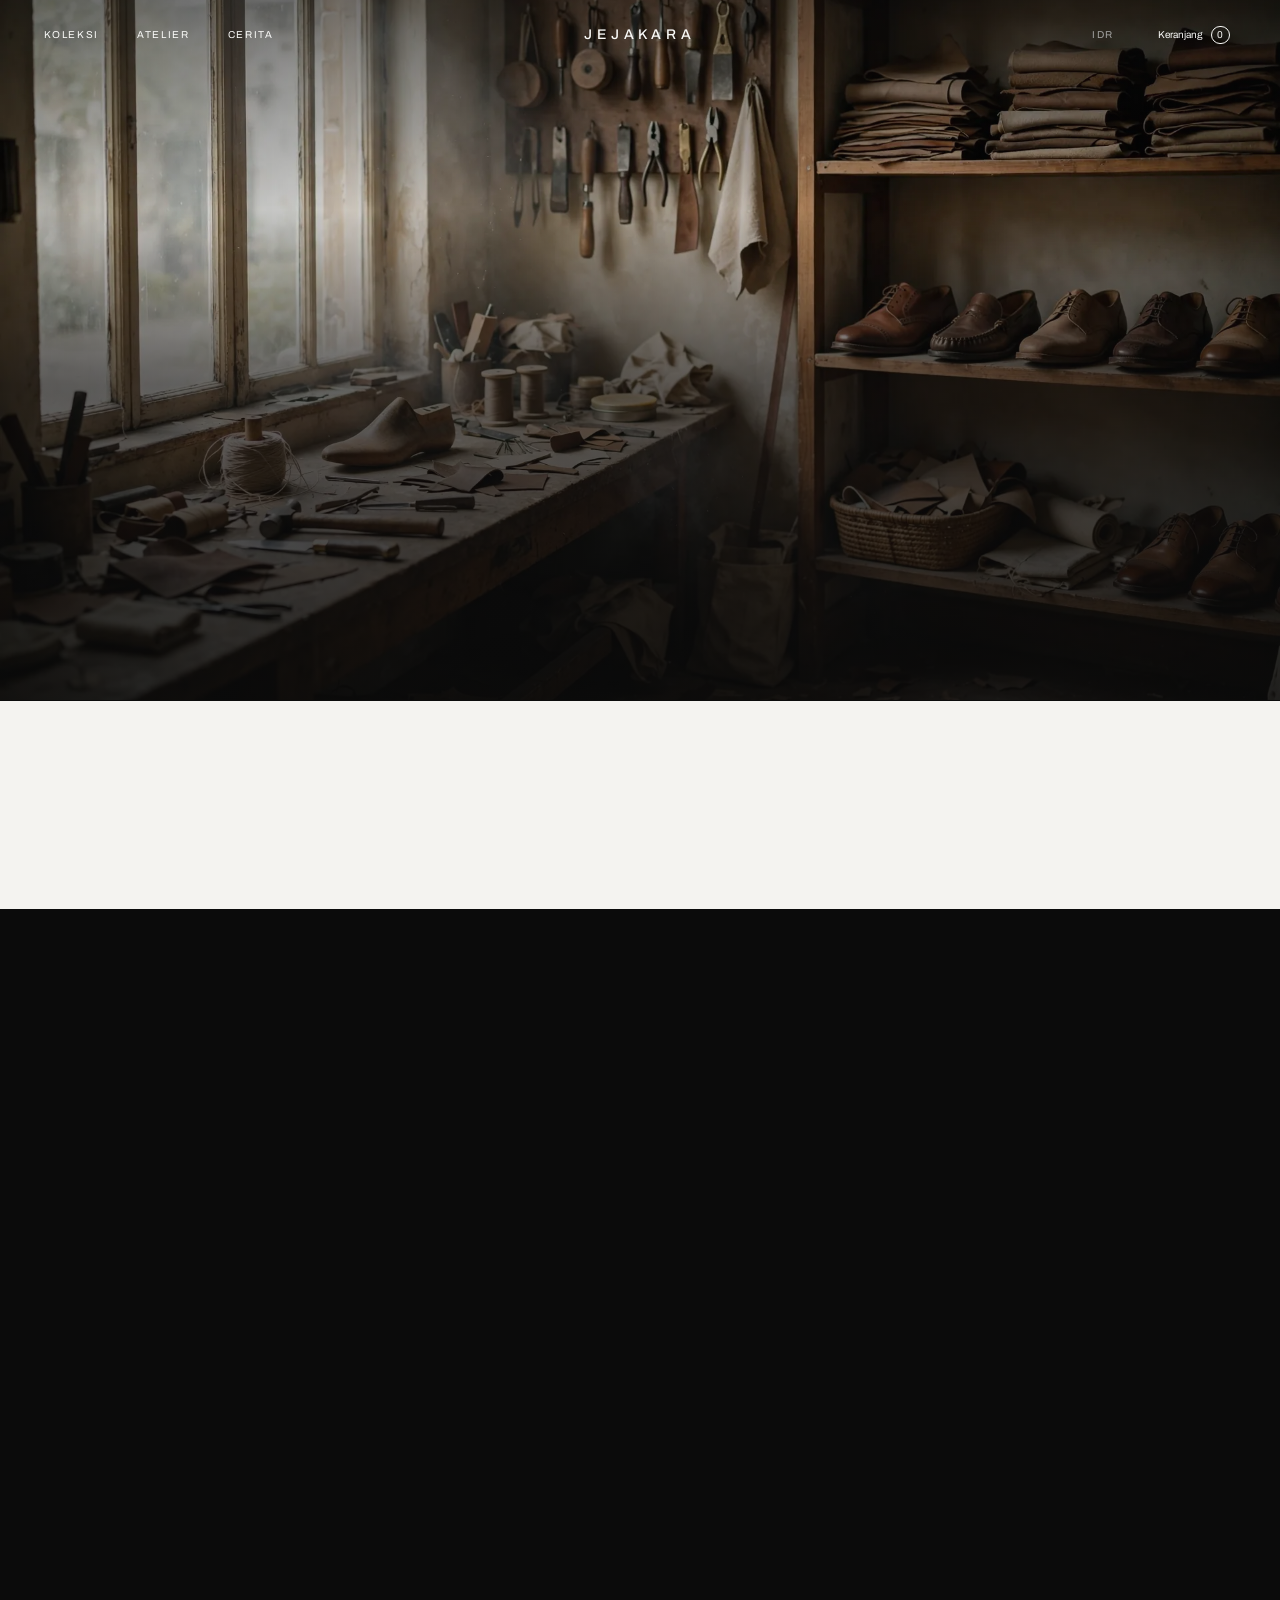
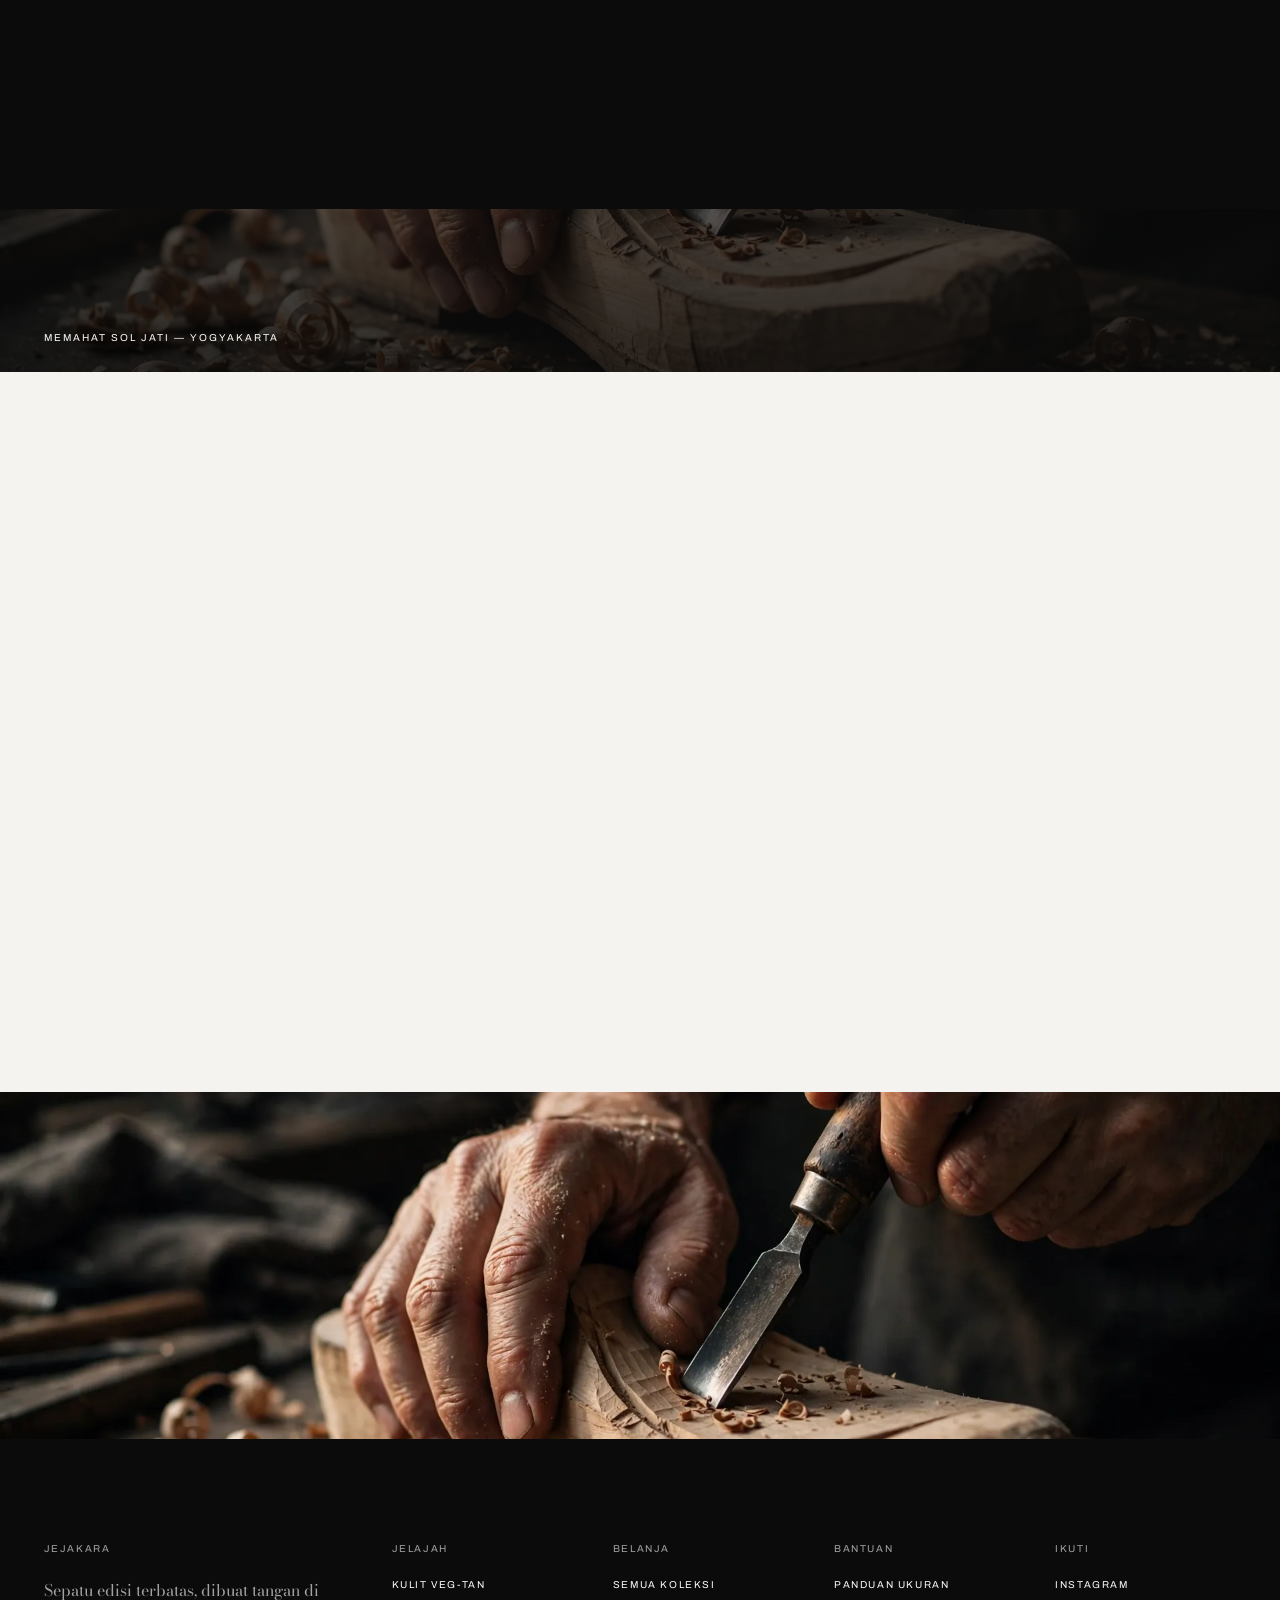
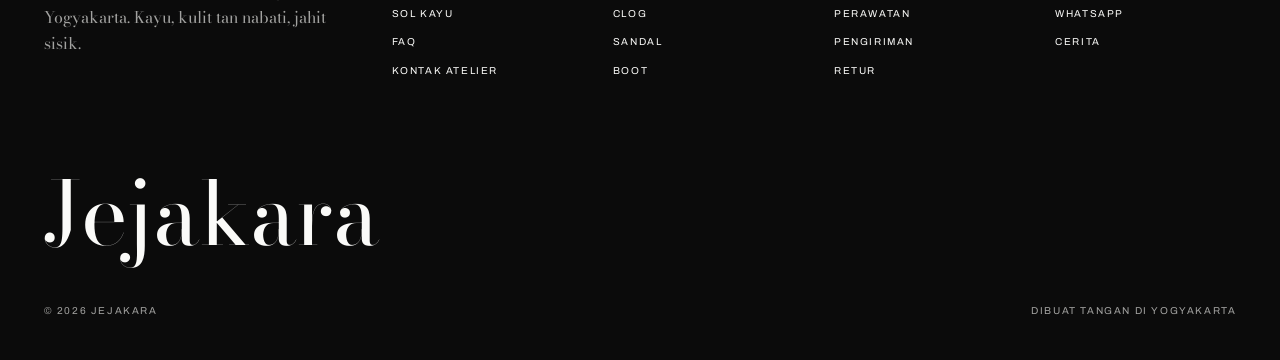
<file: cerita.html>
<!doctype html>
<html lang="id" class="is-loading">
<head>
<meta charset="utf-8">
<meta name="viewport" content="width=device-width, initial-scale=1">
<title>Cerita — JEJAKARA</title>
  <link rel="icon" href="assets/img/favicon.svg" type="image/svg+xml">
<meta name="description" content="Cerita di balik Jejakara: filosofi membuat pelan, pengrajin di Yogyakarta, dan sepatu yang dibuat untuk menua dengan baik.">
<link rel="preconnect" href="https://fonts.googleapis.com">
<link rel="preconnect" href="https://fonts.gstatic.com" crossorigin>
<link href="https://fonts.googleapis.com/css2?family=Archivo:wght@300;400;500&family=Bodoni+Moda:ital,opsz,wght@0,6..96,400;0,6..96,500;1,6..96,400&display=swap" rel="stylesheet">
<link rel="stylesheet" href="css/style.css">
<noscript><style>.loader{display:none}html.is-loading{overflow:auto}</style></noscript>
</head>
<body>

<div class="loader" id="loader"><span class="ld-mk">Jejakara</span><span class="bar"></span></div>
<div class="pt-veil" id="pt-veil"></div>

<header class="site-header">
  <nav class="nav left lbl">
    <a href="koleksi.html">Koleksi</a>
    <a href="index.html#craft">Atelier</a>
    <a href="cerita.html">Cerita</a>
  </nav>
  <a class="wordmark" href="index.html">Jejakara</a>
  <nav class="nav right lbl">
    <span class="desk mute">IDR</span>
    <button class="cart-btn cart-open">Keranjang <span class="cart-count">0</span></button>
    <button id="burger" class="burger lbl" aria-label="Buka menu">Menu</button>
  </nav>
</header>

<div class="mobile-menu" id="mobile-menu">
  <button class="close lbl" id="menu-close" aria-label="Tutup menu">Tutup ✕</button>
  <a href="koleksi.html">Koleksi</a>
  <a href="index.html#craft">Atelier</a>
  <a href="cerita.html">Cerita</a>
</div>

<main>
  <section class="band-img" style="height:min(78vh,700px)">
    <img src="assets/img/story-1.webp" alt="Atelier Jejakara">
    <h1 class="reveal" style="position:absolute;left:var(--gutter);bottom:34px;color:#fafaf8;z-index:2;max-width:15ch">Cerita di balik sepasang sepatu.</h1>
  </section>
  <div id="head-sentinel" style="height:1px"></div>

  <section class="paper pad">
    <div class="prose reveal">
      <p class="lead">Jejakara dimulai dari satu pertanyaan sederhana: berapa lama waktu yang
      pantas diberikan pada satu pasang sepatu?</p>
      <p>Jawaban kami, saat itu dan sekarang, adalah lebih lama dari yang biasanya diminta
      pabrik. Sepatu kami tidak dirancang untuk satu musim. Bentuknya dibuat mengikuti jejak
      kaki pemakai, bahan dipilih karena menua dengan baik, dan jumlah tiap edisi dibatasi
      supaya tidak satu pun jahitan lolos tanpa diperiksa.</p>
      <p>Kami bekerja dengan pengrajin di Yogyakarta — pemahat kayu, pembuat sol, tukang
      jahit sisik — masing-masing menangani bagiannya sendiri, seperti urutan di sebuah
      bangunan. Tidak ada yang mengerjakan semuanya, dan tidak ada yang terburu-buru.</p>
    </div>
  </section>

  <section class="band-img">
    <img src="assets/img/craft-1.webp" alt="Tangan memahat sol kayu">
    <span class="cap lbl">Memahat sol jati — Yogyakarta</span>
  </section>

  <section class="paper pad">
    <div class="prose reveal">
      <h2 style="margin-bottom:34px">Filosofi</h2>
      <p style="font-style:italic;font-size:clamp(1.5rem,2.6vw,2.2rem);line-height:1.4">“Yang
      dibuat cepat, cepat juga lupakan. Yang dibuat pelan, terus dikenakan.”</p>
      <p>Kami memilih kayu jati dan kulit tan nabati bukan karena alasan romantis, tetapi
      karena keduanya justru makin bagus setelah dipakai: kayu menggelap, kulit membentuk
      bentuk kaki, jahitan melunak. Sepatu yang menua dengan baik adalah sepatu yang tidak
      perlu diganti.</p>
      <p>Setiap pasang diberi nomor edisi. Bukan untuk kesan eksklusif, tapi supaya asal
      bahan dan tangan pembuatnya bisa ditelusuri — hari ini, atau sepuluh tahun lagi saat
      sepatu itu perlu diperbaiki.</p>
    </div>
  </section>

  <section class="band-stats pad" style="background-image:url(assets/img/craft-1.webp)">
    <div class="veil"></div>
    <div class="inner">
      <div class="stats-row reveal" style="margin-top:0">
        <div class="stat"><div class="n">2019</div><div class="l lbl">tahun pertama edisi</div></div>
        <div class="stat"><div class="n">9</div><div class="l lbl">pengrajin tetap</div></div>
        <div class="stat"><div class="n">1.240</div><div class="l lbl">pasang sampai hari ini</div></div>
      </div>
    </div>
  </section>
</main>

<footer class="site-footer">
  <div class="foot-grid">
    <div>
      <h4 class="lbl">Jejakara</h4>
      <p style="max-width:36ch;margin:0;color:var(--mute-d);font-size:16px">Sepatu edisi terbatas, dibuat tangan di Yogyakarta. Kayu, kulit tan nabati, jahit sisik.</p>
    </div>
    <div><h4 class="lbl">Jelajah</h4><ul class="lbl"><li><a href="bahan-kulit.html">Kulit veg-tan</a></li><li><a href="bahan-sol.html">Sol kayu</a></li><li><a href="faq.html">FAQ</a></li><li><a href="kontak.html">Kontak atelier</a></li></ul></div>
    <div><h4 class="lbl">Belanja</h4><ul class="lbl"><li><a href="koleksi.html">Semua koleksi</a></li><li><a href="koleksi.html">Clog</a></li><li><a href="koleksi.html">Sandal</a></li><li><a href="koleksi.html">Boot</a></li></ul></div>
    <div><h4 class="lbl">Bantuan</h4><ul class="lbl"><li><a href="faq.html#ukuran">Panduan ukuran</a></li><li><a href="perawatan.html">Perawatan</a></li><li><a href="faq.html#pengiriman">Pengiriman</a></li><li><a href="faq.html#retur">Retur</a></li></ul></div>
    <div><h4 class="lbl">Ikuti</h4><ul class="lbl"><li><a href="#">Instagram</a></li><li><a href="#">WhatsApp</a></li><li><a href="cerita.html">Cerita</a></li></ul></div>
  </div>
  <div class="foot-word">Jejakara</div>
  <div class="foot-base lbl">
    <span>© 2026 Jejakara</span>
    <span>Dibuat tangan di Yogyakarta</span>
  </div>
</footer>

<div class="veil" id="veil"></div>
<aside class="drawer" id="drawer" aria-label="Keranjang">
  <div class="drawer-head"><span class="lbl">Keranjang</span><button class="lbl" id="drawer-close">Tutup ✕</button></div>
  <div class="drawer-body" id="cart-body"></div>
  <div class="drawer-foot" id="cart-foot" hidden>
    <div class="total-row"><span class="lbl">Subtotal</span><span class="v" id="cart-total"></span></div>
    <button class="btn solid-light block" id="checkout">Pesan via WhatsApp</button>
  </div>
</aside>

<script src="js/data.js"></script>
<script src="js/app.js"></script>
</body>
</html>
</file>
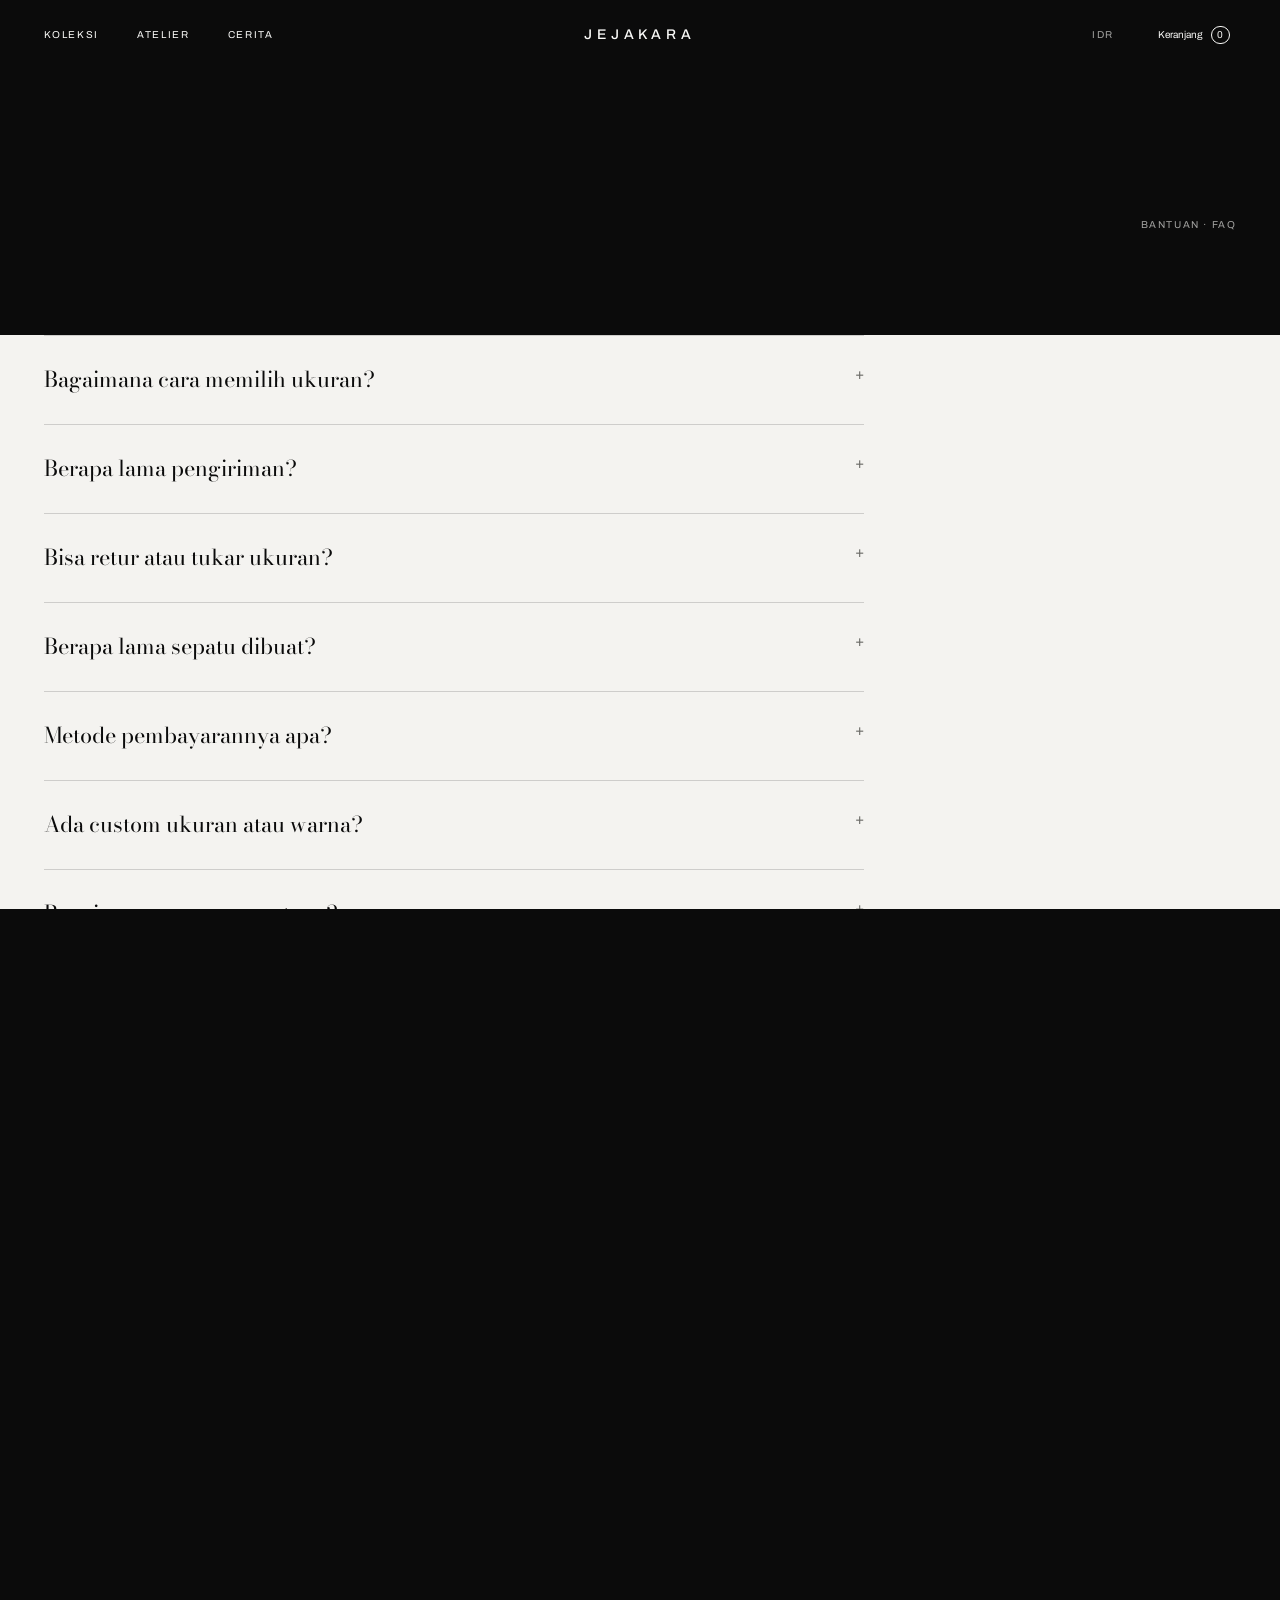
<file: faq.html>
<!doctype html>
<html lang="id" class="is-loading">
<head>
<meta charset="utf-8">
<meta name="viewport" content="width=device-width, initial-scale=1">
<title>FAQ — JEJAKARA</title>
  <link rel="icon" href="assets/img/favicon.svg" type="image/svg+xml">
<meta name="description" content="Pertanyaan umum Jejakara: panduan ukuran, pengiriman, retur, waktu pembuatan, pembayaran, dan custom.">
<link rel="preconnect" href="https://fonts.googleapis.com">
<link rel="preconnect" href="https://fonts.gstatic.com" crossorigin>
<link href="https://fonts.googleapis.com/css2?family=Archivo:wght@300;400;500&family=Bodoni+Moda:ital,opsz,wght@0,6..96,400;0,6..96,500;1,6..96,400&display=swap" rel="stylesheet">
<link rel="stylesheet" href="css/style.css">
<noscript><style>.loader{display:none}html.is-loading{overflow:auto}</style></noscript>
</head>
<body>

<div class="loader" id="loader"><span class="ld-mk">Jejakara</span><span class="bar"></span></div>
<div class="pt-veil" id="pt-veil"></div>

<header class="site-header">
  <nav class="nav left lbl">
    <a href="koleksi.html">Koleksi</a>
    <a href="index.html#craft">Atelier</a>
    <a href="cerita.html">Cerita</a>
  </nav>
  <a class="wordmark" href="index.html">Jejakara</a>
  <nav class="nav right lbl">
    <span class="desk mute">IDR</span>
    <button class="cart-btn cart-open">Keranjang <span class="cart-count">0</span></button>
    <button id="burger" class="burger lbl" aria-label="Buka menu">Menu</button>
  </nav>
</header>

<div class="mobile-menu" id="mobile-menu">
  <button class="close lbl" id="menu-close" aria-label="Tutup menu">Tutup ✕</button>
  <a href="koleksi.html">Koleksi</a>
  <a href="index.html#craft">Atelier</a>
  <a href="cerita.html">Cerita</a>
</div>

<main>
  <section class="page-head">
    <div class="row">
      <h1 class="reveal">Pertanyaan</h1>
      <span class="lbl mute">Bantuan · FAQ</span>
    </div>
  </section>
  <div id="head-sentinel" style="height:1px"></div>

  <section class="paper pad" style="padding-top:0">
    <div class="faq">

      <details id="ukuran">
        <summary>Bagaimana cara memilih ukuran?</summary>
        <div class="a">
          <p>Ukuran Jejakara mengikuti standar EU dan cenderung pas di kaki rata-rata.
          Ukur panjang kaki di sore hari (kaki sedikit membesar setelah seharian), lalu cocokkan tabel.</p>
          <div class="sguide" style="border-top:0">
            <table>
              <thead><tr><th>EU</th><th>Panjang kaki</th><th>ID (perempuan)</th><th>ID (laki-laki)</th></tr></thead>
              <tbody>
                <tr><td>36</td><td>22,5 cm</td><td>35</td><td>—</td></tr>
                <tr><td>37</td><td>23,2 cm</td><td>36</td><td>37</td></tr>
                <tr><td>38</td><td>24,0 cm</td><td>37</td><td>38</td></tr>
                <tr><td>39</td><td>24,7 cm</td><td>38</td><td>39</td></tr>
                <tr><td>40</td><td>25,5 cm</td><td>39</td><td>40</td></tr>
                <tr><td>41</td><td>26,2 cm</td><td>40</td><td>41</td></tr>
                <tr><td>42</td><td>27,0 cm</td><td>41</td><td>42</td></tr>
              </tbody>
            </table>
            <ol>
              <li>Tempelkan telapak kaki di kertas, berdiri dengan beban tubuh penuh.</li>
              <li>Tandai dari tumit sampai ujung jari paling panjang.</li>
              <li>Ukur kedua kaki — pakai angka yang lebih panjang.</li>
              <li>Masih ragu di antara dua ukuran? Ambil yang lebih besar, kaus kaki tipis tetap lega.</li>
            </ol>
          </div>
        </div>
      </details>

      <details id="pengiriman">
        <summary>Berapa lama pengiriman?</summary>
        <div class="a">
          <p>Pesanan ready stock dikirim dari Yogyakarta dalam 1–2 hari kerja. Jawa tiba 1–3 hari kerja,
          luar Jawa 3–7 hari kerja, dengan nomor resi yang dikirim via WhatsApp.
          Pesan yang dibuat khusus (made-to-order) dikirim setelah masa produksi selesai — lihat
          “Berapa lama sepatu dibuat?”.</p>
        </div>
      </details>

      <details id="retur">
        <summary>Bisa retur atau tukar ukuran?</summary>
        <div class="a">
          <p>Bisa. Ajukan dalam 14 hari sejak barang diterima, sepatu belum dipakai di luar,
          kemasan dan box asli masih utuh. Tukar ukuran pertama gratis — kami yang atir pengambilan.
          Setelah masa 14 hari, sepatu masuk layanan perbaikan (resol, jahit ulang), bukan retur.</p>
        </div>
      </details>

      <details id="waktu-buat">
        <summary>Berapa lama sepatu dibuat?</summary>
        <div class="a">
          <p>Ready stock dikirim dalam beberapa hari. Made-to-order butuh 3–6 minggu tergantung model
          dan antrian bengkel; custom last (bentuk kaki sendiri) 6–8 minggu. Kami kabari tahapnya
          lewat WhatsApp setiap minggu.</p>
        </div>
      </details>

      <details id="bayar">
        <summary>Metode pembayarannya apa?</summary>
        <div class="a">
          <p>Order dimulai dari WhatsApp: kami kirim rincian pesan dan nomor rekening (BCA/Mandiri)
          atau tautan QRIS. Barang ready stock dibayar penuh di muka; made-to-order membayar 50% DP
          saat konfirmasi. Data kartu tidak pernah diminta di situs ini.</p>
        </div>
      </details>

      <details id="custom">
        <summary>Ada custom ukuran atau warna?</summary>
        <div class="a">
          <p>Ada. Custom ukuran, warna kulit, dan tinggi hak tersedia untuk sebagian model dengan
          biaya tambahan dan masa buat 6–8 minggu. Mulai dari <a href="kontak.html" style="text-decoration:underline">kontak atelier</a>
          atau chat WhatsApp — kirim panjang kaki dan referensi warna, kami balas kemungkinannya.</p>
        </div>
      </details>

      <details id="rawat">
        <summary>Bagaimana cara merawatnya?</summary>
        <div class="a">
          <p>Lima langkah singkat cukup: beri jeda setelah pakai, bersihkan kering dulu,
          lembapkan kulit berkala, simpan di tempat teduh, jangan rendam sol kayu.
          Rincinya di <a href="perawatan.html" style="text-decoration:underline">halaman perawatan</a>.</p>
        </div>
      </details>

    </div>
  </section>
</main>

<footer class="site-footer">
  <div class="foot-grid">
    <div>
      <h4 class="lbl">Jejakara</h4>
      <p style="max-width:36ch;margin:0;color:var(--mute-d);font-size:16px">Sepatu edisi terbatas, dibuat tangan di Yogyakarta. Kayu, kulit tan nabati, jahit sisik.</p>
    </div>
    <div><h4 class="lbl">Jelajah</h4><ul class="lbl"><li><a href="bahan-kulit.html">Kulit veg-tan</a></li><li><a href="bahan-sol.html">Sol kayu</a></li><li><a href="faq.html">FAQ</a></li><li><a href="kontak.html">Kontak atelier</a></li></ul></div>
    <div><h4 class="lbl">Belanja</h4><ul class="lbl"><li><a href="koleksi.html">Semua koleksi</a></li><li><a href="koleksi.html">Clog</a></li><li><a href="koleksi.html">Sandal</a></li><li><a href="koleksi.html">Boot</a></li></ul></div>
    <div><h4 class="lbl">Bantuan</h4><ul class="lbl"><li><a href="faq.html#ukuran">Panduan ukuran</a></li><li><a href="perawatan.html">Perawatan</a></li><li><a href="faq.html#pengiriman">Pengiriman</a></li><li><a href="faq.html#retur">Retur</a></li></ul></div>
    <div><h4 class="lbl">Ikuti</h4><ul class="lbl"><li><a href="#">Instagram</a></li><li><a href="#">WhatsApp</a></li><li><a href="cerita.html">Cerita</a></li></ul></div>
  </div>
  <div class="foot-word">Jejakara</div>
  <div class="foot-base lbl">
    <span>© 2026 Jejakara</span>
    <span>Dibuat tangan di Yogyakarta</span>
  </div>
</footer>

<div class="veil" id="veil"></div>
<aside class="drawer" id="drawer" aria-label="Keranjang">
  <div class="drawer-head"><span class="lbl">Keranjang</span><button class="lbl" id="drawer-close">Tutup ✕</button></div>
  <div class="drawer-body" id="cart-body"></div>
  <div class="drawer-foot" id="cart-foot" hidden>
    <div class="total-row"><span class="lbl">Subtotal</span><span class="v" id="cart-total"></span></div>
    <button class="btn solid-light block" id="checkout">Pesan via WhatsApp</button>
  </div>
</aside>

<script src="js/data.js"></script>
<script src="js/app.js"></script>
</body>
</html>
</file>
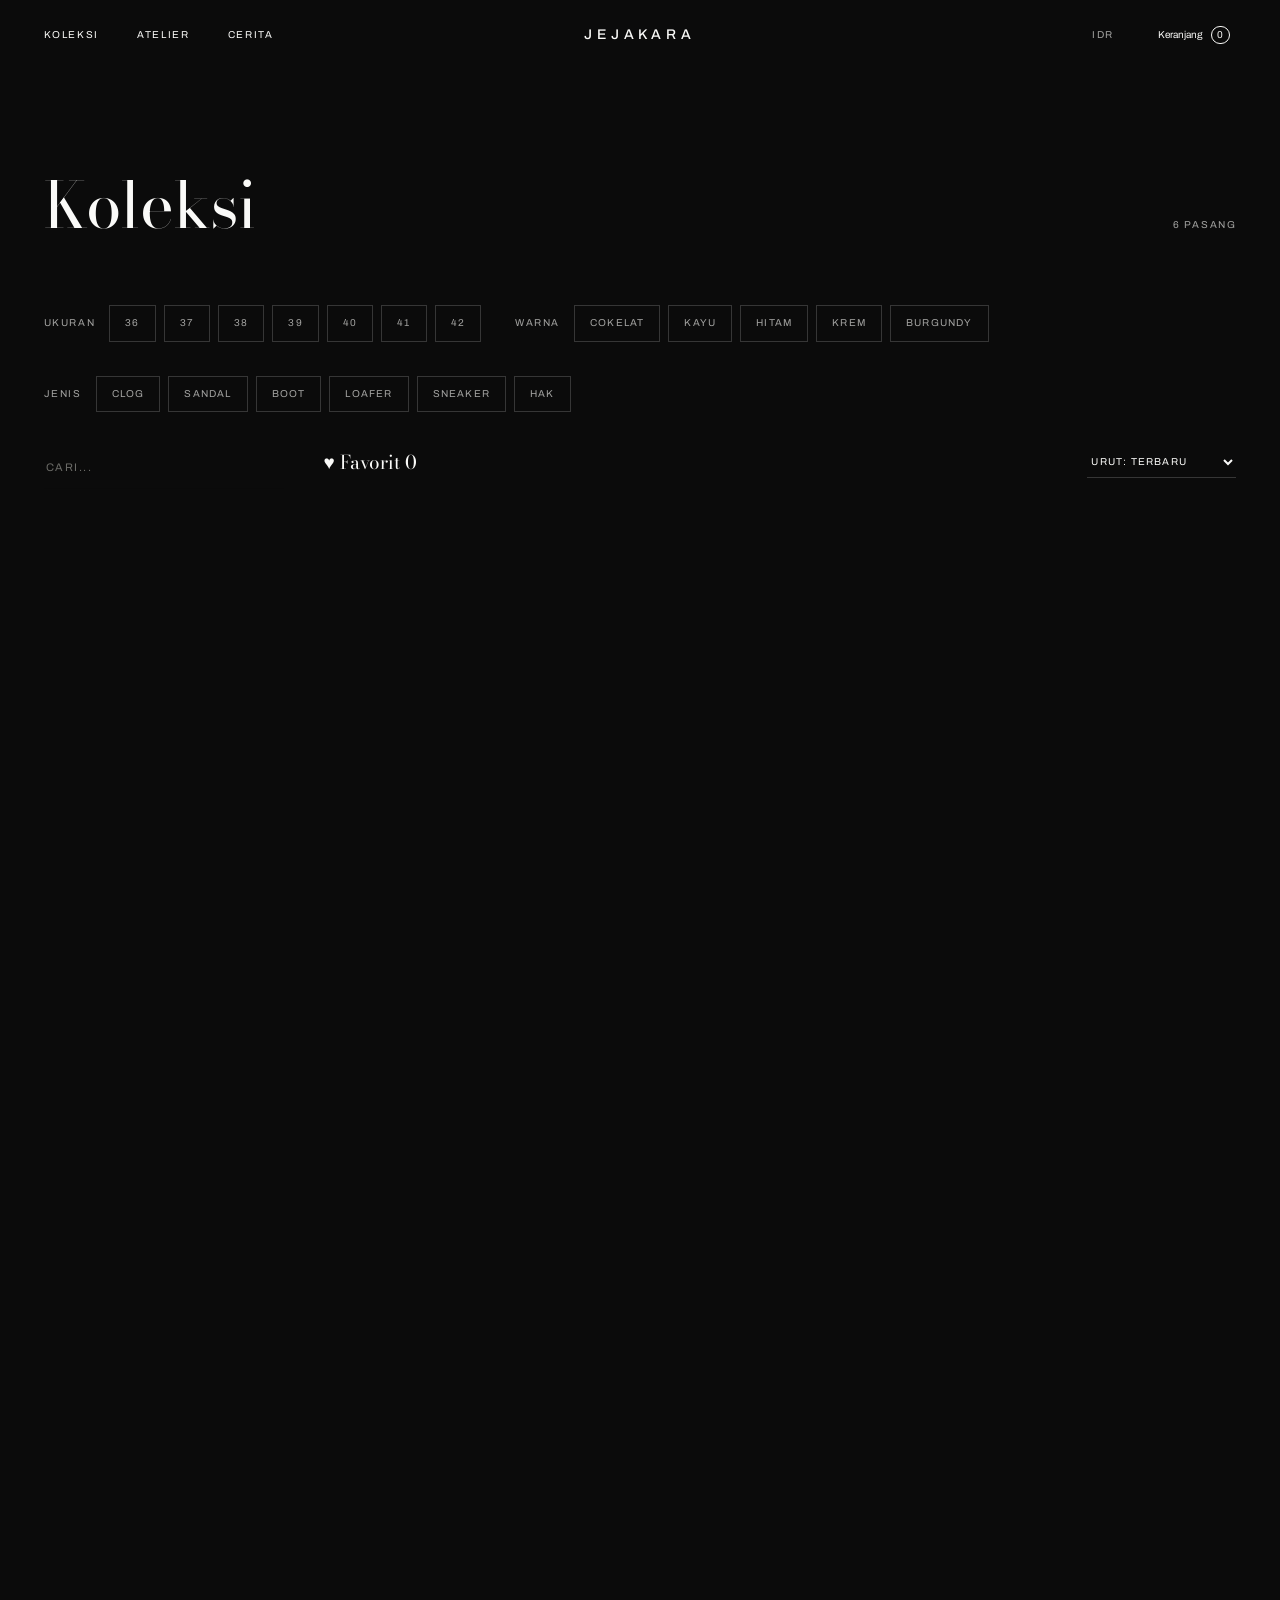
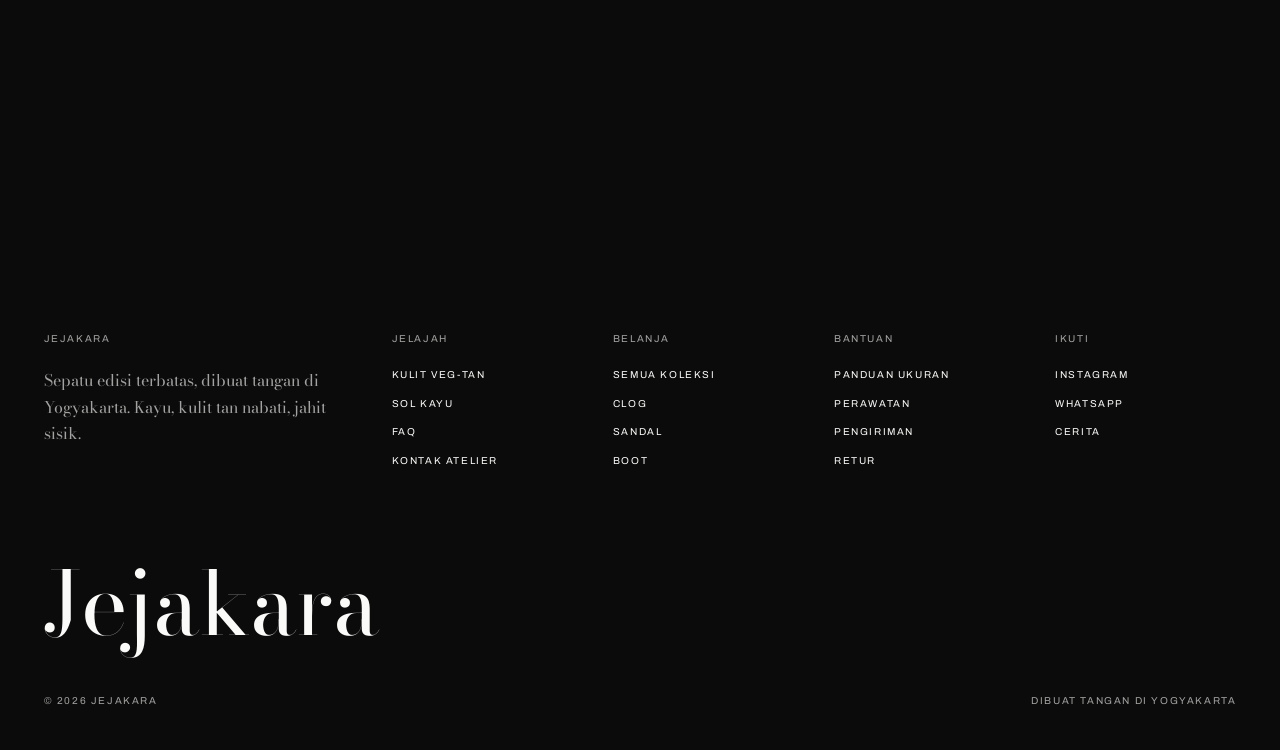
<file: koleksi.html>
<!doctype html>
<html lang="id" class="is-loading">
<head>
<meta charset="utf-8">
<meta name="viewport" content="width=device-width, initial-scale=1">
<title>Koleksi — JEJAKARA</title>
  <link rel="icon" href="assets/img/favicon.svg" type="image/svg+xml">
<meta name="description" content="Semua koleksi sepatu edisi terbatas Jejakara: clog, sandal, boot, loafer, sneaker.">
<link rel="preconnect" href="https://fonts.googleapis.com">
<link rel="preconnect" href="https://fonts.gstatic.com" crossorigin>
<link href="https://fonts.googleapis.com/css2?family=Archivo:wght@300;400;500&family=Bodoni+Moda:ital,opsz,wght@0,6..96,400;0,6..96,500;1,6..96,400&display=swap" rel="stylesheet">
<link rel="stylesheet" href="css/style.css">
<noscript><style>.loader{display:none}html.is-loading{overflow:auto}</style></noscript>
</head>
<body>

<div class="loader" id="loader"><span class="ld-mk">Jejakara</span><span class="bar"></span></div>
<div class="pt-veil" id="pt-veil"></div>

<header class="site-header">
  <nav class="nav left lbl">
    <a href="koleksi.html">Koleksi</a>
    <a href="index.html#craft">Atelier</a>
    <a href="cerita.html">Cerita</a>
  </nav>
  <a class="wordmark" href="index.html">Jejakara</a>
  <nav class="nav right lbl">
    <span class="desk mute">IDR</span>
    <button class="cart-btn cart-open">Keranjang <span class="cart-count">0</span></button>
    <button id="burger" class="burger lbl" aria-label="Buka menu">Menu</button>
  </nav>
</header>

<div class="mobile-menu" id="mobile-menu">
  <button class="close lbl" id="menu-close" aria-label="Tutup menu">Tutup ✕</button>
  <a href="koleksi.html">Koleksi</a>
  <a href="index.html#craft">Atelier</a>
  <a href="cerita.html">Cerita</a>
</div>

<main>
  <section class="page-head">
    <div class="row">
      <h1>Koleksi</h1>
      <span class="lbl mute" id="count">— pasang</span>
    </div>
  </section>
  <div id="head-sentinel" style="height:1px"></div>

  <div class="filters" id="filters"></div>
  <div class="filters" style="padding-top:0">
    <input class="search" id="q" type="search" placeholder="Cari..." aria-label="Cari produk">
    <button class="filter" id="fav-toggle" type="button" aria-pressed="false">♥ Favorit <span id="fav-n">0</span></button>
    <select class="sort" id="sort" aria-label="Urutkan" style="margin-left:auto">
      <option value="default">Urut: Terbaru</option>
      <option value="low">Harga rendah dulu</option>
      <option value="high">Harga tinggi dulu</option>
    </select>
  </div>

  <div class="grid-products" id="grid-products"></div>
  <p class="empty" id="empty" hidden>Tidak ada yang cocok. Longgarkan filternya.</p>
</main>

<footer class="site-footer">
  <div class="foot-grid">
    <div>
      <h4 class="lbl">Jejakara</h4>
      <p style="max-width:36ch;margin:0;color:var(--mute-d);font-size:16px">Sepatu edisi terbatas, dibuat tangan di Yogyakarta. Kayu, kulit tan nabati, jahit sisik.</p>
    </div>
    <div><h4 class="lbl">Jelajah</h4><ul class="lbl"><li><a href="bahan-kulit.html">Kulit veg-tan</a></li><li><a href="bahan-sol.html">Sol kayu</a></li><li><a href="faq.html">FAQ</a></li><li><a href="kontak.html">Kontak atelier</a></li></ul></div>
    <div><h4 class="lbl">Belanja</h4><ul class="lbl"><li><a href="koleksi.html">Semua koleksi</a></li><li><a href="koleksi.html">Clog</a></li><li><a href="koleksi.html">Sandal</a></li><li><a href="koleksi.html">Boot</a></li></ul></div>
    <div><h4 class="lbl">Bantuan</h4><ul class="lbl"><li><a href="faq.html#ukuran">Panduan ukuran</a></li><li><a href="perawatan.html">Perawatan</a></li><li><a href="faq.html#pengiriman">Pengiriman</a></li><li><a href="faq.html#retur">Retur</a></li></ul></div>
    <div><h4 class="lbl">Ikuti</h4><ul class="lbl"><li><a href="#">Instagram</a></li><li><a href="#">WhatsApp</a></li><li><a href="cerita.html">Cerita</a></li></ul></div>
  </div>
  <div class="foot-word">Jejakara</div>
  <div class="foot-base lbl">
    <span>© 2026 Jejakara</span>
    <span>Dibuat tangan di Yogyakarta</span>
  </div>
</footer>

<div class="veil" id="veil"></div>
<aside class="drawer" id="drawer" aria-label="Keranjang">
  <div class="drawer-head"><span class="lbl">Keranjang</span><button class="lbl" id="drawer-close">Tutup ✕</button></div>
  <div class="drawer-body" id="cart-body"></div>
  <div class="drawer-foot" id="cart-foot" hidden>
    <div class="total-row"><span class="lbl">Subtotal</span><span class="v" id="cart-total"></span></div>
    <button class="btn solid-light block" id="checkout">Pesan via WhatsApp</button>
  </div>
</aside>

<script src="js/data.js"></script>
<script src="js/app.js"></script>
</body>
</html>
</file>
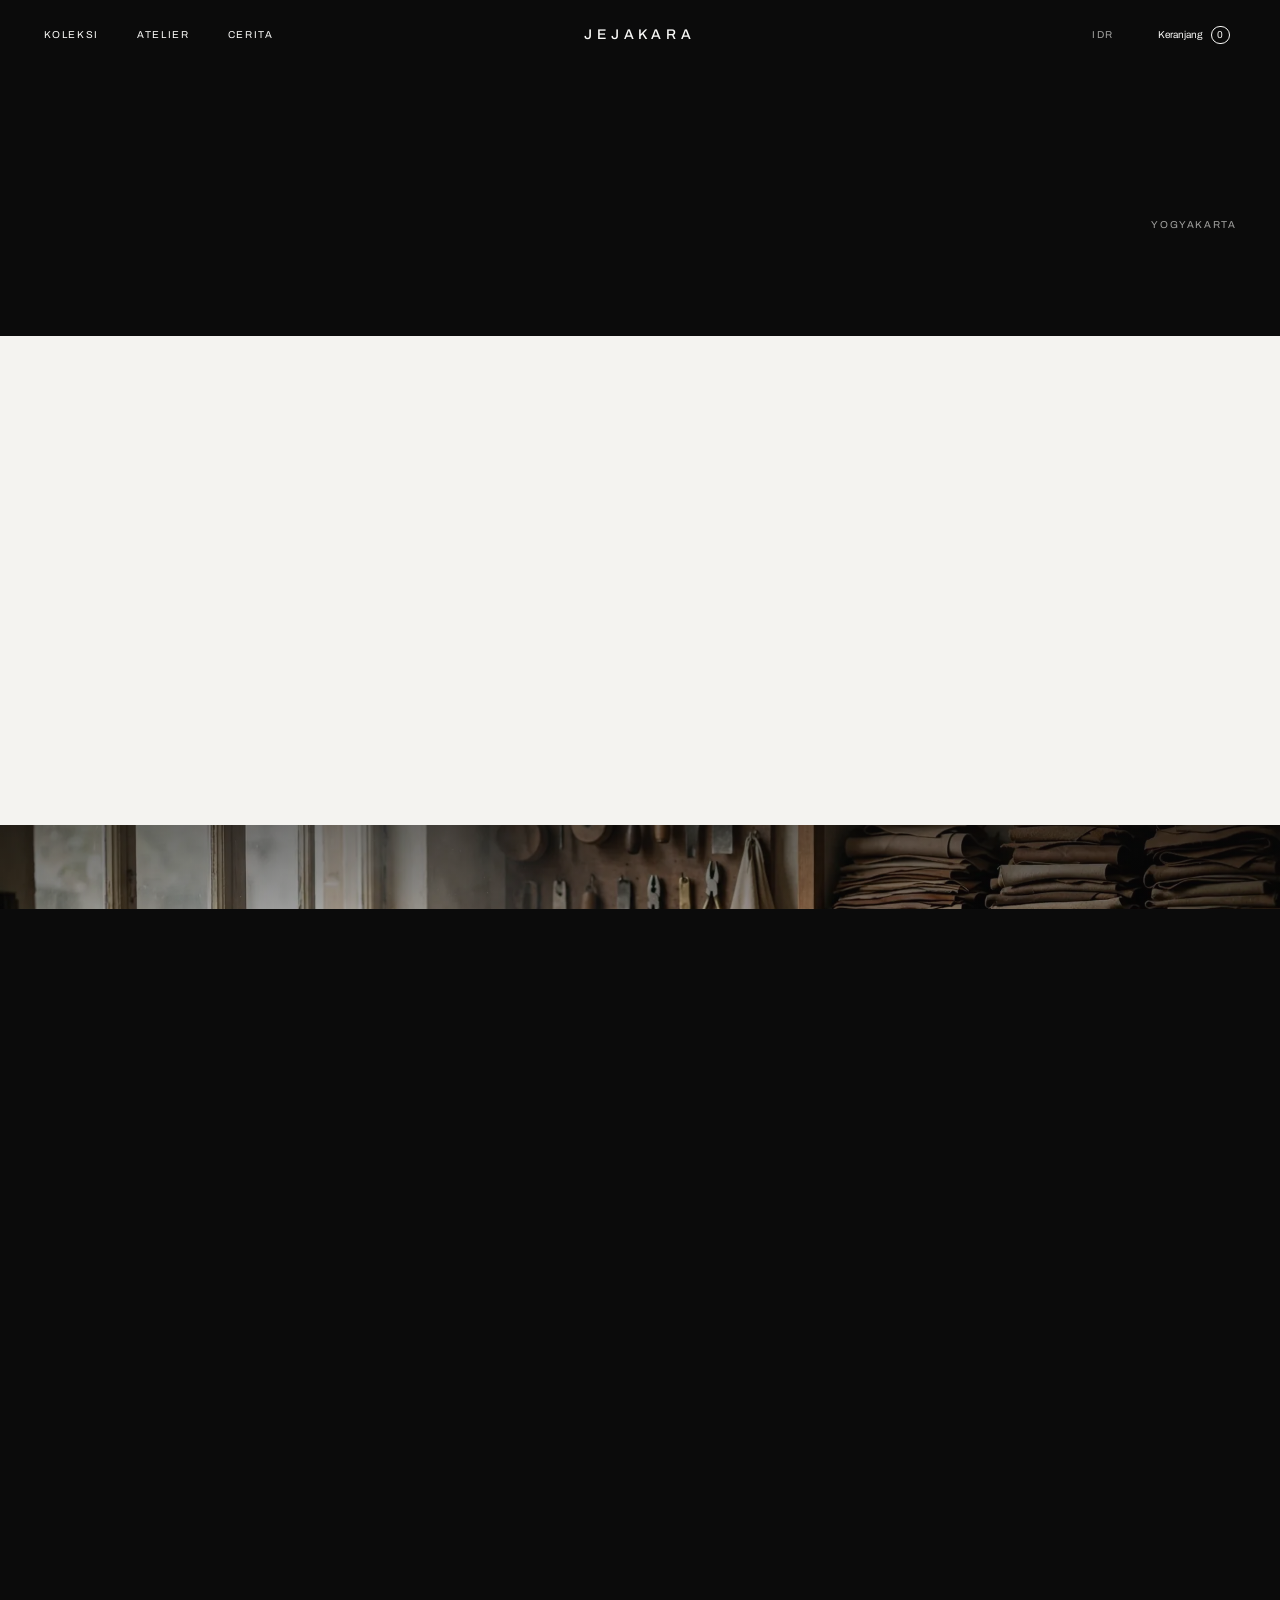
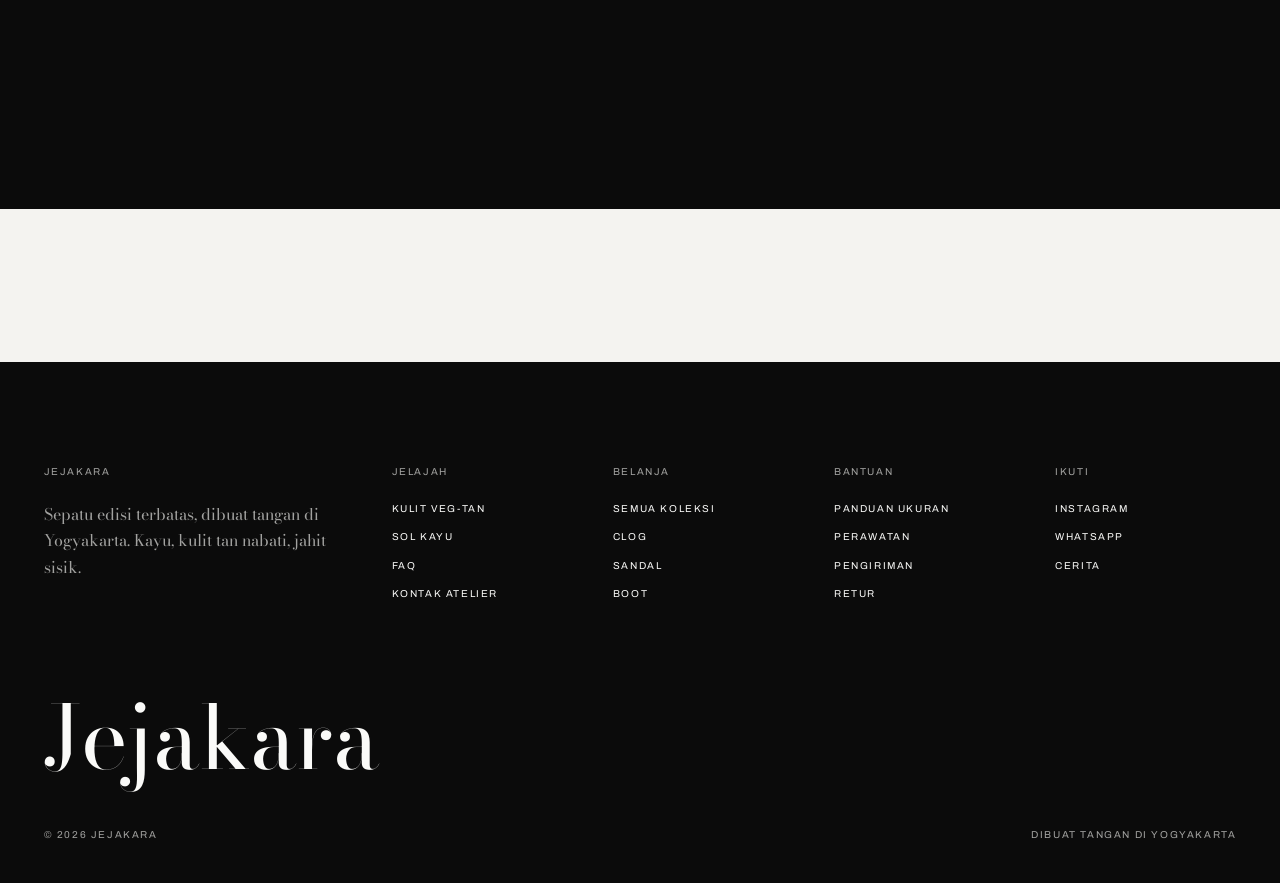
<file: kontak.html>
<!doctype html>
<html lang="id" class="is-loading">
<head>
<meta charset="utf-8">
<meta name="viewport" content="width=device-width, initial-scale=1">
<title>Kontak Atelier — JEJAKARA</title>
  <link rel="icon" href="assets/img/favicon.svg" type="image/svg+xml">
<meta name="description" content="Atelier Jejakara di Prawirotaman, Yogyakarta. Jam kunjung Selasa–Sabtu, dengan janji temu.">
<link rel="preconnect" href="https://fonts.googleapis.com">
<link rel="preconnect" href="https://fonts.gstatic.com" crossorigin>
<link href="https://fonts.googleapis.com/css2?family=Archivo:wght@300;400;500&family=Bodoni+Moda:ital,opsz,wght@0,6..96,400;0,6..96,500;1,6..96,400&display=swap" rel="stylesheet">
<link rel="stylesheet" href="css/style.css">
<noscript><style>.loader{display:none}html.is-loading{overflow:auto}</style></noscript>
</head>
<body>

<div class="loader" id="loader"><span class="ld-mk">Jejakara</span><span class="bar"></span></div>
<div class="pt-veil" id="pt-veil"></div>

<header class="site-header">
  <nav class="nav left lbl">
    <a href="koleksi.html">Koleksi</a>
    <a href="index.html#craft">Atelier</a>
    <a href="cerita.html">Cerita</a>
  </nav>
  <a class="wordmark" href="index.html">Jejakara</a>
  <nav class="nav right lbl">
    <span class="desk mute">IDR</span>
    <button class="cart-btn cart-open">Keranjang <span class="cart-count">0</span></button>
    <button id="burger" class="burger lbl" aria-label="Buka menu">Menu</button>
  </nav>
</header>

<div class="mobile-menu" id="mobile-menu">
  <button class="close lbl" id="menu-close" aria-label="Tutup menu">Tutup ✕</button>
  <a href="koleksi.html">Koleksi</a>
  <a href="index.html#craft">Atelier</a>
  <a href="cerita.html">Cerita</a>
</div>

<main>
  <section class="page-head">
    <div class="row">
      <h1 class="reveal">Kontak atelier</h1>
      <span class="lbl mute">Yogyakarta</span>
    </div>
  </section>
  <div id="head-sentinel" style="height:1px"></div>

  <section class="paper pad" style="padding-top:0">
    <div class="prose reveal" style="margin-bottom:10px">
      <p class="lead">Atelier terbuka untuk yang mau melihat prosesnya, mencoba last,
      atau sekadar ngobrol soal kaki.</p>
    </div>

    <div class="contact-grid">
      <div class="cbox reveal">
        <span class="lbl">Alamat</span>
        <h3>Prawirotaman</h3>
        <p>Jl. Prawirotaman, Ngaglik, Sleman<br>DI Yogyakarta 55581<br>Indonesia</p>
      </div>
      <div class="cbox reveal">
        <span class="lbl">Jam kunjung</span>
        <h3>Selasa–Sabtu</h3>
        <p>10.00 – 17.00 WIB<br>Dengan janji temu<br>Minggu &amp; Senin tutup</p>
      </div>
      <div class="cbox reveal">
        <span class="lbl">Tulis kami</span>
        <h3>Cara cepat</h3>
        <p><a class="btn" href="#" id="wa-link">Chat WhatsApp</a></p>
        <p class="lbl" style="margin-top:18px"><a href="mailto:halo@jejakara.id">halo@jejakara.id</a><br>
        Instagram @jejakara</p>
      </div>
    </div>
  </section>

  <section class="band-img">
    <img src="assets/img/story-1.webp" alt="Atelier Jejakara">
    <span class="cap lbl">Atelier Jejakara — Prawirotaman, Yogyakarta</span>
  </section>

  <section class="paper pad">
    <div class="prose reveal">
      <h2 style="margin-bottom:34px">Sebelum datang</h2>
      <p>Kunjungan janji temu agar pengrajin tidak sedang di tengah jahitan — kirim pesan
      hari itu paginya. Boleh bawa sepatu lama untuk dicek solnya, ukur kaki untuk
      custom last, atau lihat sisa kulit sebelum pesan dibuat khusus.</p>
      <p>Kalau tidak sempat: semua bisa jalan lewat WhatsApp — ukuran, warna, sampai
      pengukuran kaki dari rumah dengan alat sederhana. Panduannya di
      <a href="faq.html#ukuran" style="text-decoration:underline">panduan ukuran</a>.</p>
      <a class="btn" href="koleksi.html">Lihat koleksi</a>
    </div>
  </section>
</main>

<footer class="site-footer">
  <div class="foot-grid">
    <div>
      <h4 class="lbl">Jejakara</h4>
      <p style="max-width:36ch;margin:0;color:var(--mute-d);font-size:16px">Sepatu edisi terbatas, dibuat tangan di Yogyakarta. Kayu, kulit tan nabati, jahit sisik.</p>
    </div>
    <div><h4 class="lbl">Jelajah</h4><ul class="lbl"><li><a href="bahan-kulit.html">Kulit veg-tan</a></li><li><a href="bahan-sol.html">Sol kayu</a></li><li><a href="faq.html">FAQ</a></li><li><a href="kontak.html">Kontak atelier</a></li></ul></div>
    <div><h4 class="lbl">Belanja</h4><ul class="lbl"><li><a href="koleksi.html">Semua koleksi</a></li><li><a href="koleksi.html">Clog</a></li><li><a href="koleksi.html">Sandal</a></li><li><a href="koleksi.html">Boot</a></li></ul></div>
    <div><h4 class="lbl">Bantuan</h4><ul class="lbl"><li><a href="faq.html#ukuran">Panduan ukuran</a></li><li><a href="perawatan.html">Perawatan</a></li><li><a href="faq.html#pengiriman">Pengiriman</a></li><li><a href="faq.html#retur">Retur</a></li></ul></div>
    <div><h4 class="lbl">Ikuti</h4><ul class="lbl"><li><a href="#">Instagram</a></li><li><a href="#">WhatsApp</a></li><li><a href="cerita.html">Cerita</a></li></ul></div>
  </div>
  <div class="foot-word">Jejakara</div>
  <div class="foot-base lbl">
    <span>© 2026 Jejakara</span>
    <span>Dibuat tangan di Yogyakarta</span>
  </div>
</footer>

<div class="veil" id="veil"></div>
<aside class="drawer" id="drawer" aria-label="Keranjang">
  <div class="drawer-head"><span class="lbl">Keranjang</span><button class="lbl" id="drawer-close">Tutup ✕</button></div>
  <div class="drawer-body" id="cart-body"></div>
  <div class="drawer-foot" id="cart-foot" hidden>
    <div class="total-row"><span class="lbl">Subtotal</span><span class="v" id="cart-total"></span></div>
    <button class="btn solid-light block" id="checkout">Pesan via WhatsApp</button>
  </div>
</aside>

<script src="js/data.js"></script>
<script src="js/app.js"></script>
</body>
</html>
</file>
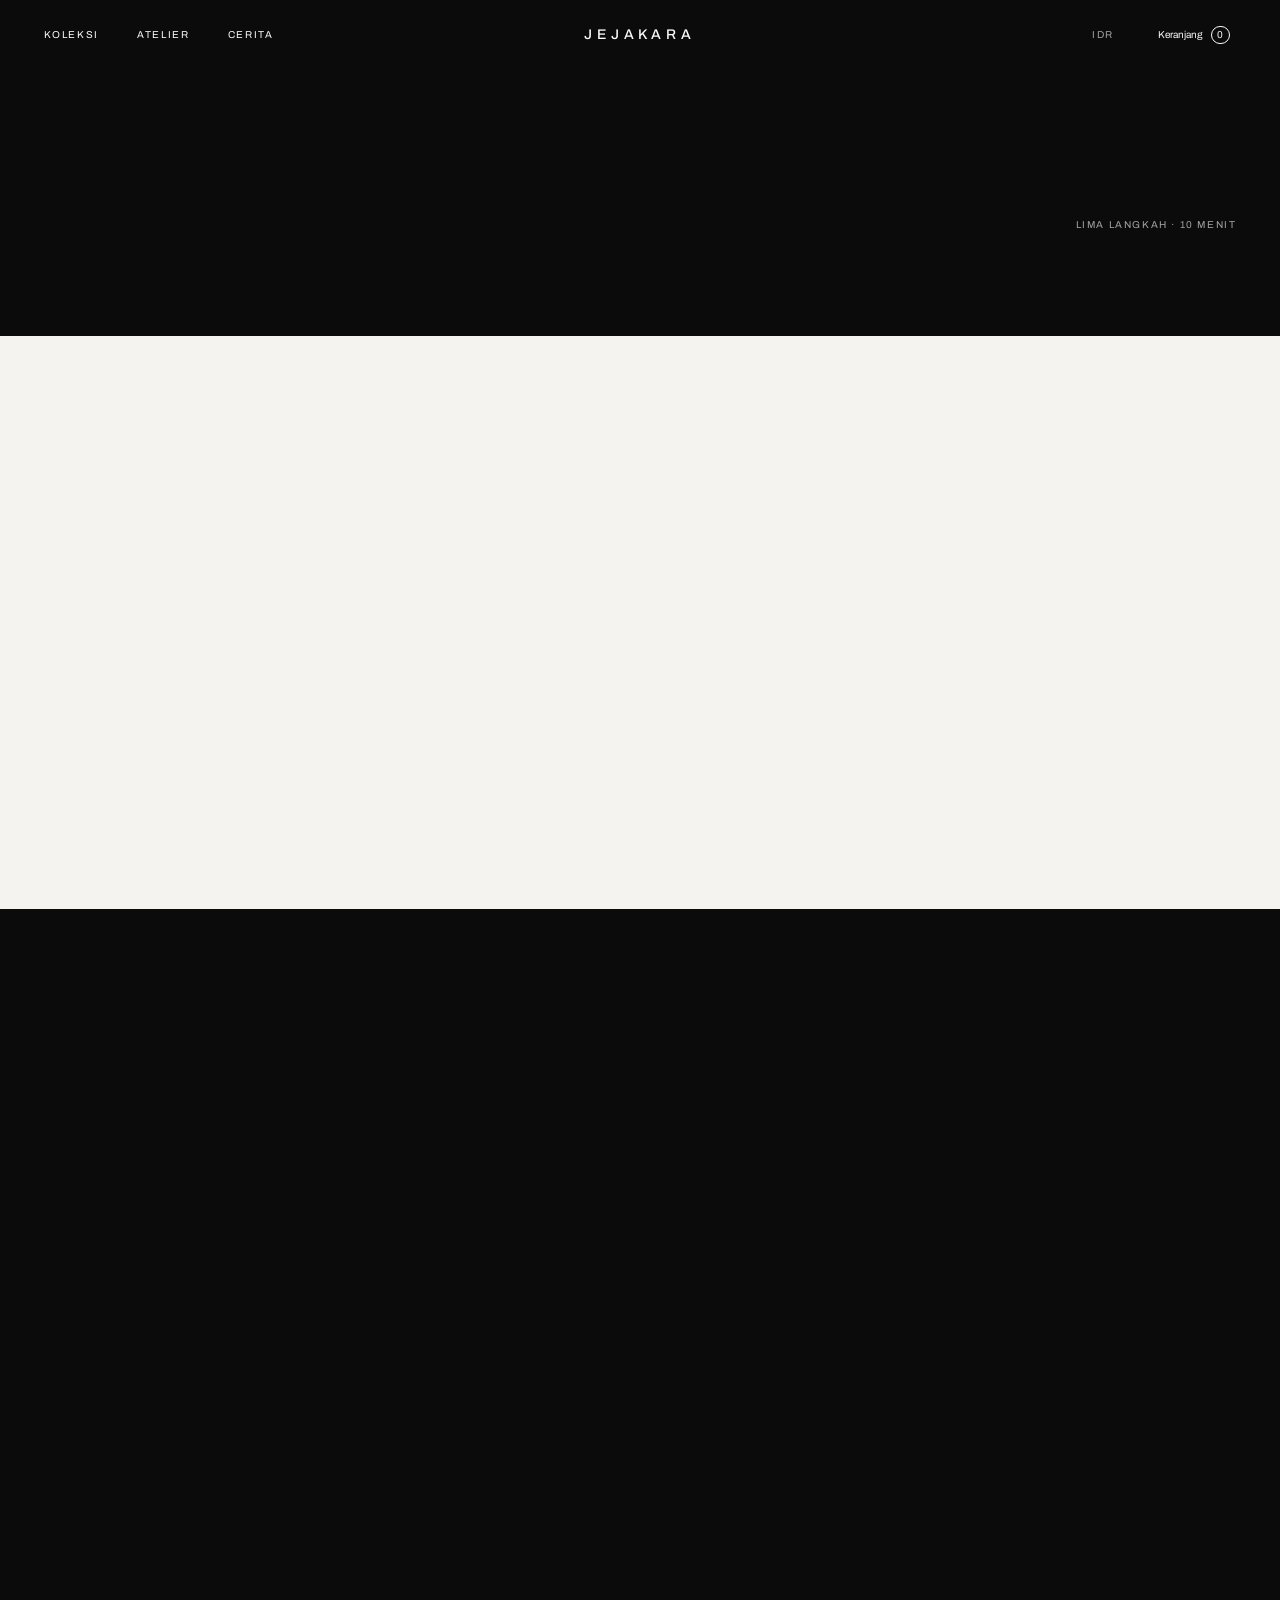
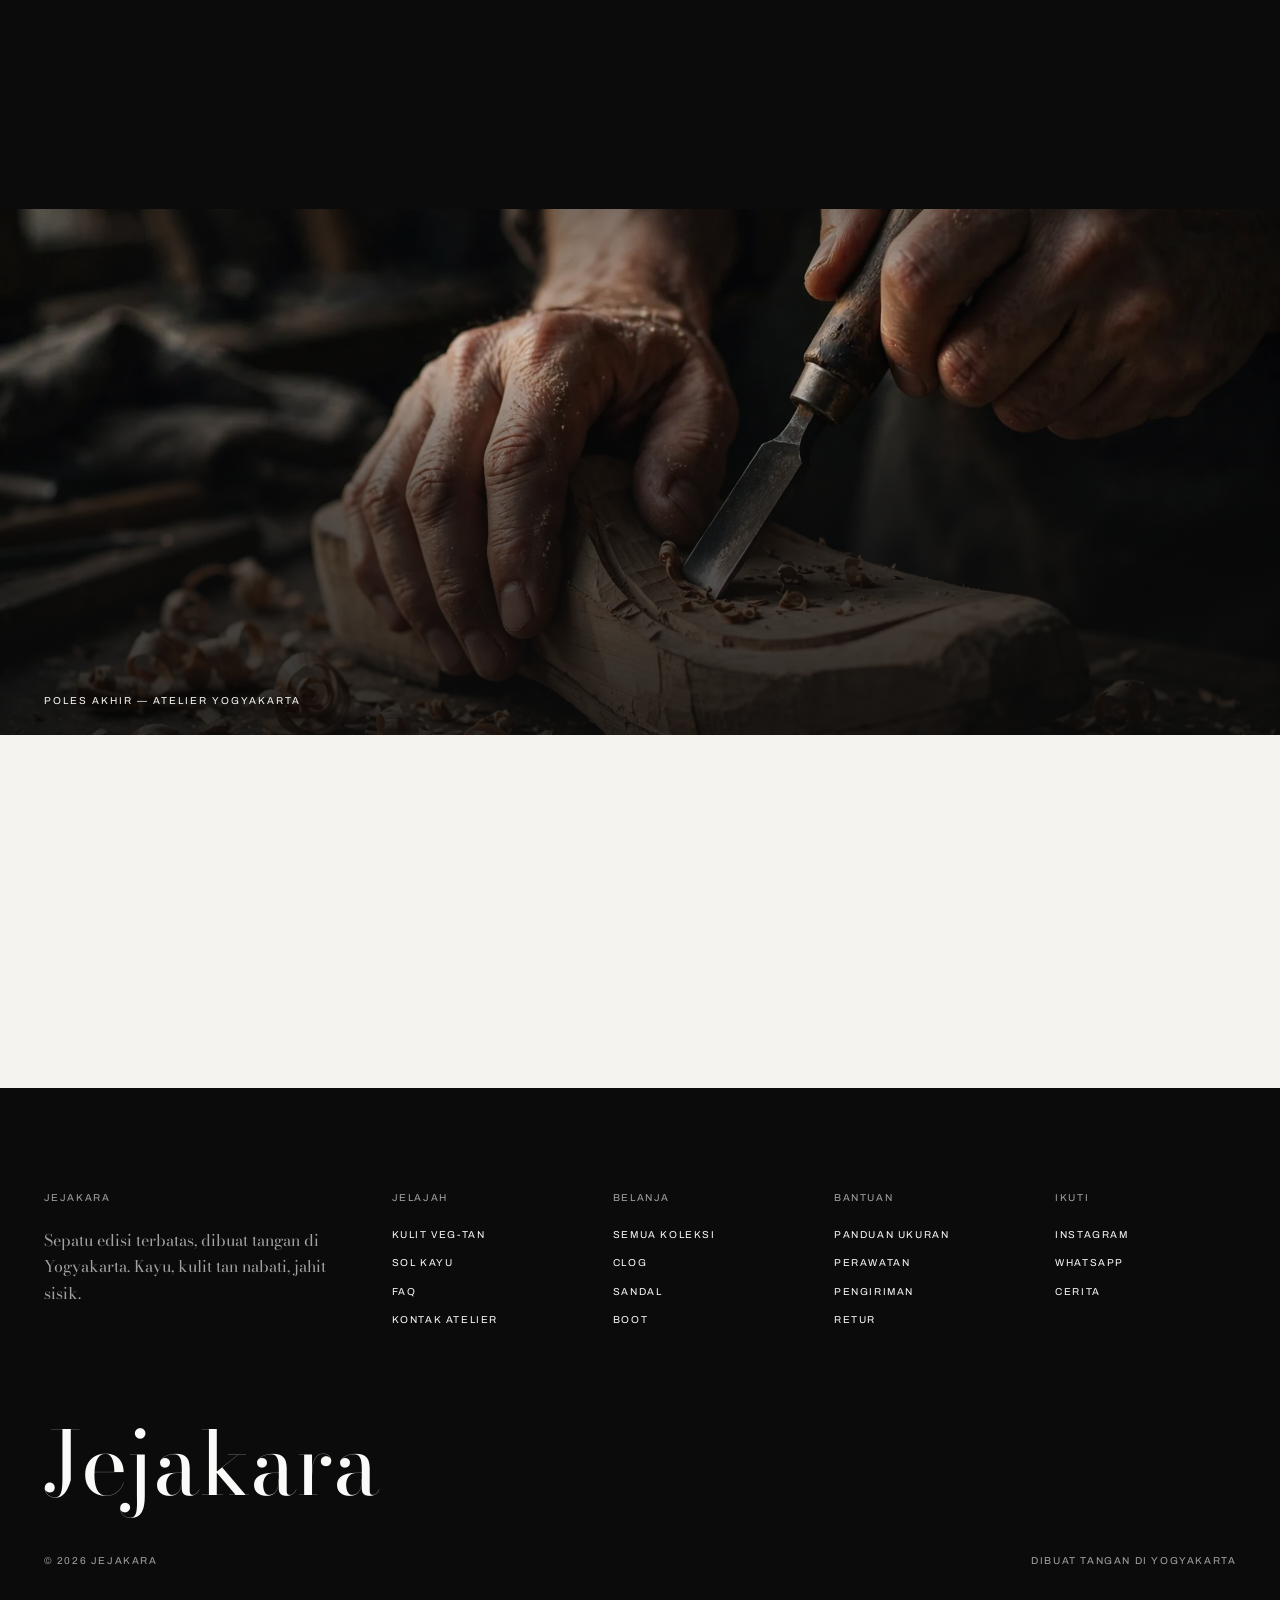
<file: perawatan.html>
<!doctype html>
<html lang="id" class="is-loading">
<head>
<meta charset="utf-8">
<meta name="viewport" content="width=device-width, initial-scale=1">
<title>Perawatan — JEJAKARA</title>
  <link rel="icon" href="assets/img/favicon.svg" type="image/svg+xml">
<meta name="description" content="Cara merawat sepatu kulit tan nabati dan sol kayu Jejakara: lima langkah singkat agar sepatu menua dengan baik.">
<link rel="preconnect" href="https://fonts.googleapis.com">
<link rel="preconnect" href="https://fonts.gstatic.com" crossorigin>
<link href="https://fonts.googleapis.com/css2?family=Archivo:wght@300;400;500&family=Bodoni+Moda:ital,opsz,wght@0,6..96,400;0,6..96,500;1,6..96,400&display=swap" rel="stylesheet">
<link rel="stylesheet" href="css/style.css">
<noscript><style>.loader{display:none}html.is-loading{overflow:auto}</style></noscript>
</head>
<body>

<div class="loader" id="loader"><span class="ld-mk">Jejakara</span><span class="bar"></span></div>
<div class="pt-veil" id="pt-veil"></div>

<header class="site-header">
  <nav class="nav left lbl">
    <a href="koleksi.html">Koleksi</a>
    <a href="index.html#craft">Atelier</a>
    <a href="cerita.html">Cerita</a>
  </nav>
  <a class="wordmark" href="index.html">Jejakara</a>
  <nav class="nav right lbl">
    <span class="desk mute">IDR</span>
    <button class="cart-btn cart-open">Keranjang <span class="cart-count">0</span></button>
    <button id="burger" class="burger lbl" aria-label="Buka menu">Menu</button>
  </nav>
</header>

<div class="mobile-menu" id="mobile-menu">
  <button class="close lbl" id="menu-close" aria-label="Tutup menu">Tutup ✕</button>
  <a href="koleksi.html">Koleksi</a>
  <a href="index.html#craft">Atelier</a>
  <a href="cerita.html">Cerita</a>
</div>

<main>
  <section class="page-head">
    <div class="row">
      <h1 class="reveal">Perawatan</h1>
      <span class="lbl mute">Lima langkah · 10 menit</span>
    </div>
  </section>
  <div id="head-sentinel" style="height:1px"></div>

  <section class="paper pad" style="padding-top:0">
    <div class="prose reveal">
      <p class="lead">Kulit tan nabati dan kayu justru makin bagus kalau dirawat — bukan
      karena dilapisi, tapi karena diberi jeda dan kelembapan yang cukup.</p>
    </div>

    <div class="steps">
      <div class="step reveal">
        <div>
          <h3>Beri jeda setelah pakai</h3>
          <p>Keluar dari kaki, tali dilepas, jangan langsung disimpan dalam keadaan lembap.
          Angin-anginkan semalam di tempat teduh — pori-pori kulit perlu kembali bernapas
          sebelum dipakai lagi besok.</p>
        </div>
      </div>
      <div class="step reveal">
        <div>
          <h3>Bersihkan kering dulu</h3>
          <p>Debu dan pasir disikat lembut dengan sikat kuda atau kain kering, arah serat kulit.
          Noda membandel: kain sedikit lembap, tanpa sabun dan tanpa tisu basah — bahan kimia
          justru mengeringkan warna.</p>
        </div>
      </div>
      <div class="step reveal">
        <div>
          <h3>Lembapkan tiap 2–4 minggu</h3>
          <p>Oleskan krim pelembab kulit tanpa pewangi tipis-tipis, pijat melingkar, diamkan
          semalam lalu poles paginya. Kulit yang kelembapan cukup tidak mudah retak di lipatan
          dan patinanya jadi rata.</p>
        </div>
      </div>
      <div class="step reveal">
        <div>
          <h3>Simpan jangan dibungkus rapat</h3>
          <p>Masukkan shoe tree atau kertas koran supaya bentuk tetap, simpan di rak teduh.
          Hindari plastik (lembap), sinar matahari langsung, dan heater — panas membuat kayu
          retak dan kulit kaku.</p>
        </div>
      </div>
      <div class="step reveal">
        <div>
          <h3>Sol kayu: lap kering, jangan direndam</h3>
          <p>Sol sonokeling dan jati dibersihkan dengan lap kering saja. Kalau basah karena
          hujan, keringkan di angin suhu ruang — jangan dijemur panas. Minyak kayu cukup
          dua kali setahun untuk menjaga kilap.</p>
        </div>
      </div>
    </div>

    <div class="care-note reveal">
      <span class="lbl">Catatan</span>
      <p>Sepatu yang dipakai hujan-hujanan bukan masalah: keringkan benar di langkah pertama,
      dan lembapkan satu langkah lebih awal. Kalau sol sudah tipis atau jahitan mulai lepas,
      kirim ke atelier untuk <a href="faq.html#retur" style="text-decoration:underline">perbaikan</a>
      — bukan diganti.</p>
    </div>
  </section>

  <section class="band-img">
    <img src="assets/img/craft-1.webp" alt="Merawat sol kayu di atelier">
    <span class="cap lbl">Poles akhir — atelier Yogyakarta</span>
  </section>

  <section class="paper pad">
    <div class="row reveal" style="display:flex;justify-content:space-between;align-items:baseline;gap:20px">
      <h2 style="font-size:clamp(1.6rem,2.6vw,2.4rem)">Bahan yang dirawat</h2>
      <a class="lbl" href="bahan-kulit.html">Kulit veg-tan →</a>
    </div>
    <div class="row reveal" style="display:flex;justify-content:space-between;align-items:baseline;gap:20px;margin-top:26px">
      <h2 style="font-size:clamp(1.6rem,2.6vw,2.4rem)">Sol kayu sonokeling</h2>
      <a class="lbl" href="bahan-sol.html">Selengkapnya →</a>
    </div>
  </section>
</main>

<footer class="site-footer">
  <div class="foot-grid">
    <div>
      <h4 class="lbl">Jejakara</h4>
      <p style="max-width:36ch;margin:0;color:var(--mute-d);font-size:16px">Sepatu edisi terbatas, dibuat tangan di Yogyakarta. Kayu, kulit tan nabati, jahit sisik.</p>
    </div>
    <div><h4 class="lbl">Jelajah</h4><ul class="lbl"><li><a href="bahan-kulit.html">Kulit veg-tan</a></li><li><a href="bahan-sol.html">Sol kayu</a></li><li><a href="faq.html">FAQ</a></li><li><a href="kontak.html">Kontak atelier</a></li></ul></div>
    <div><h4 class="lbl">Belanja</h4><ul class="lbl"><li><a href="koleksi.html">Semua koleksi</a></li><li><a href="koleksi.html">Clog</a></li><li><a href="koleksi.html">Sandal</a></li><li><a href="koleksi.html">Boot</a></li></ul></div>
    <div><h4 class="lbl">Bantuan</h4><ul class="lbl"><li><a href="faq.html#ukuran">Panduan ukuran</a></li><li><a href="perawatan.html">Perawatan</a></li><li><a href="faq.html#pengiriman">Pengiriman</a></li><li><a href="faq.html#retur">Retur</a></li></ul></div>
    <div><h4 class="lbl">Ikuti</h4><ul class="lbl"><li><a href="#">Instagram</a></li><li><a href="#">WhatsApp</a></li><li><a href="cerita.html">Cerita</a></li></ul></div>
  </div>
  <div class="foot-word">Jejakara</div>
  <div class="foot-base lbl">
    <span>© 2026 Jejakara</span>
    <span>Dibuat tangan di Yogyakarta</span>
  </div>
</footer>

<div class="veil" id="veil"></div>
<aside class="drawer" id="drawer" aria-label="Keranjang">
  <div class="drawer-head"><span class="lbl">Keranjang</span><button class="lbl" id="drawer-close">Tutup ✕</button></div>
  <div class="drawer-body" id="cart-body"></div>
  <div class="drawer-foot" id="cart-foot" hidden>
    <div class="total-row"><span class="lbl">Subtotal</span><span class="v" id="cart-total"></span></div>
    <button class="btn solid-light block" id="checkout">Pesan via WhatsApp</button>
  </div>
</aside>

<script src="js/data.js"></script>
<script src="js/app.js"></script>
</body>
</html>
</file>
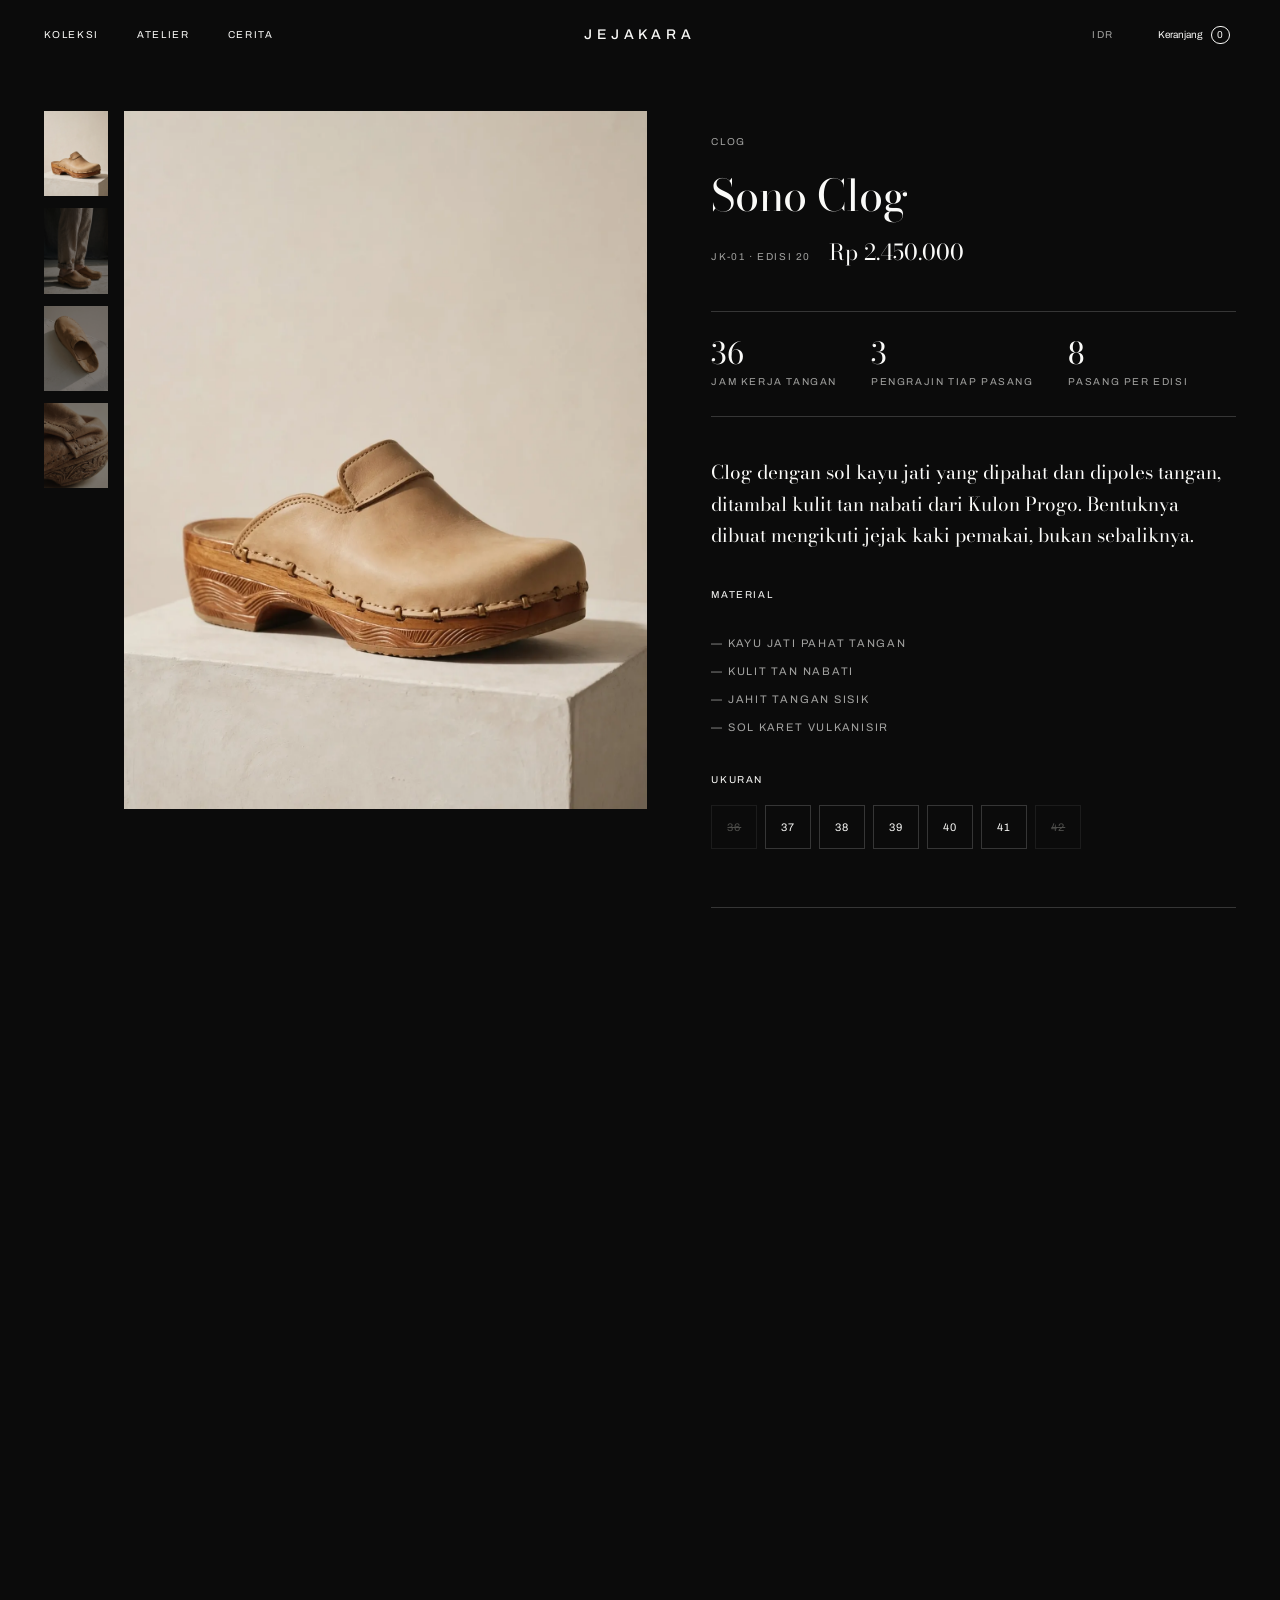
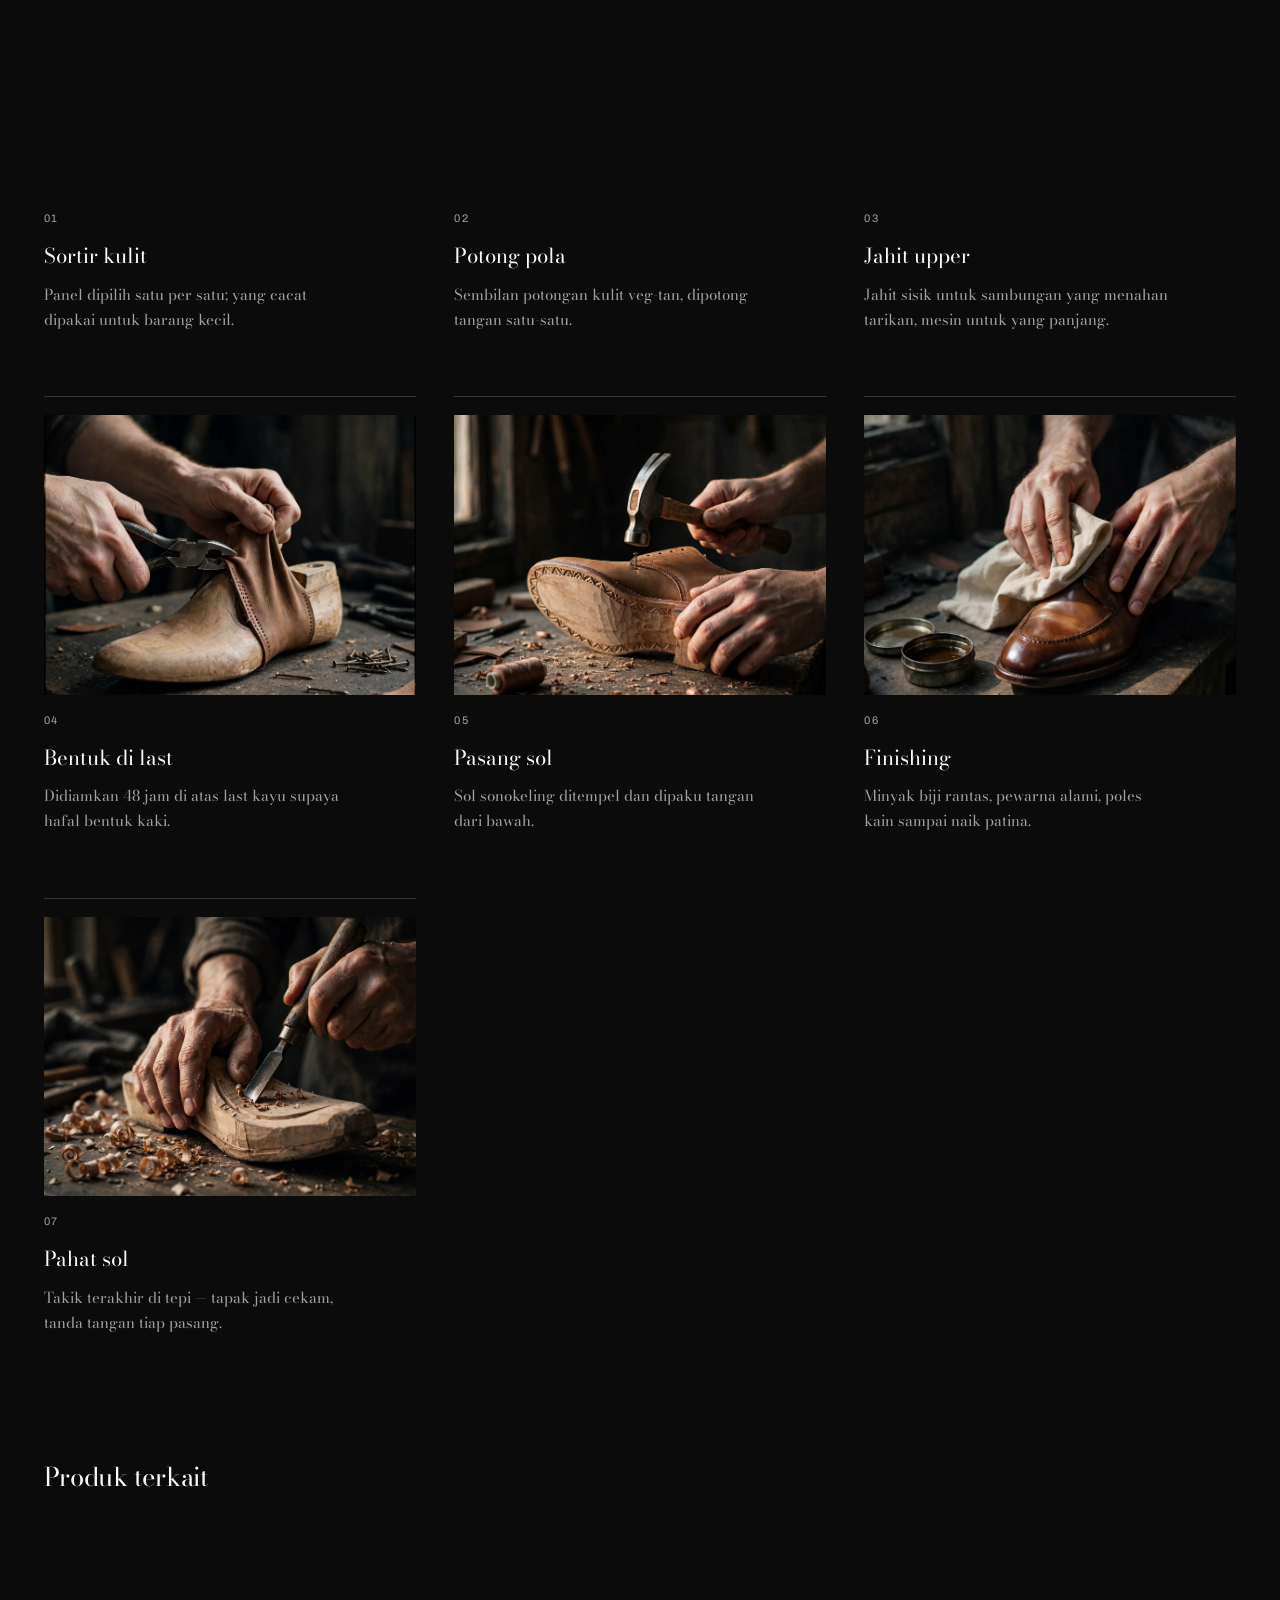
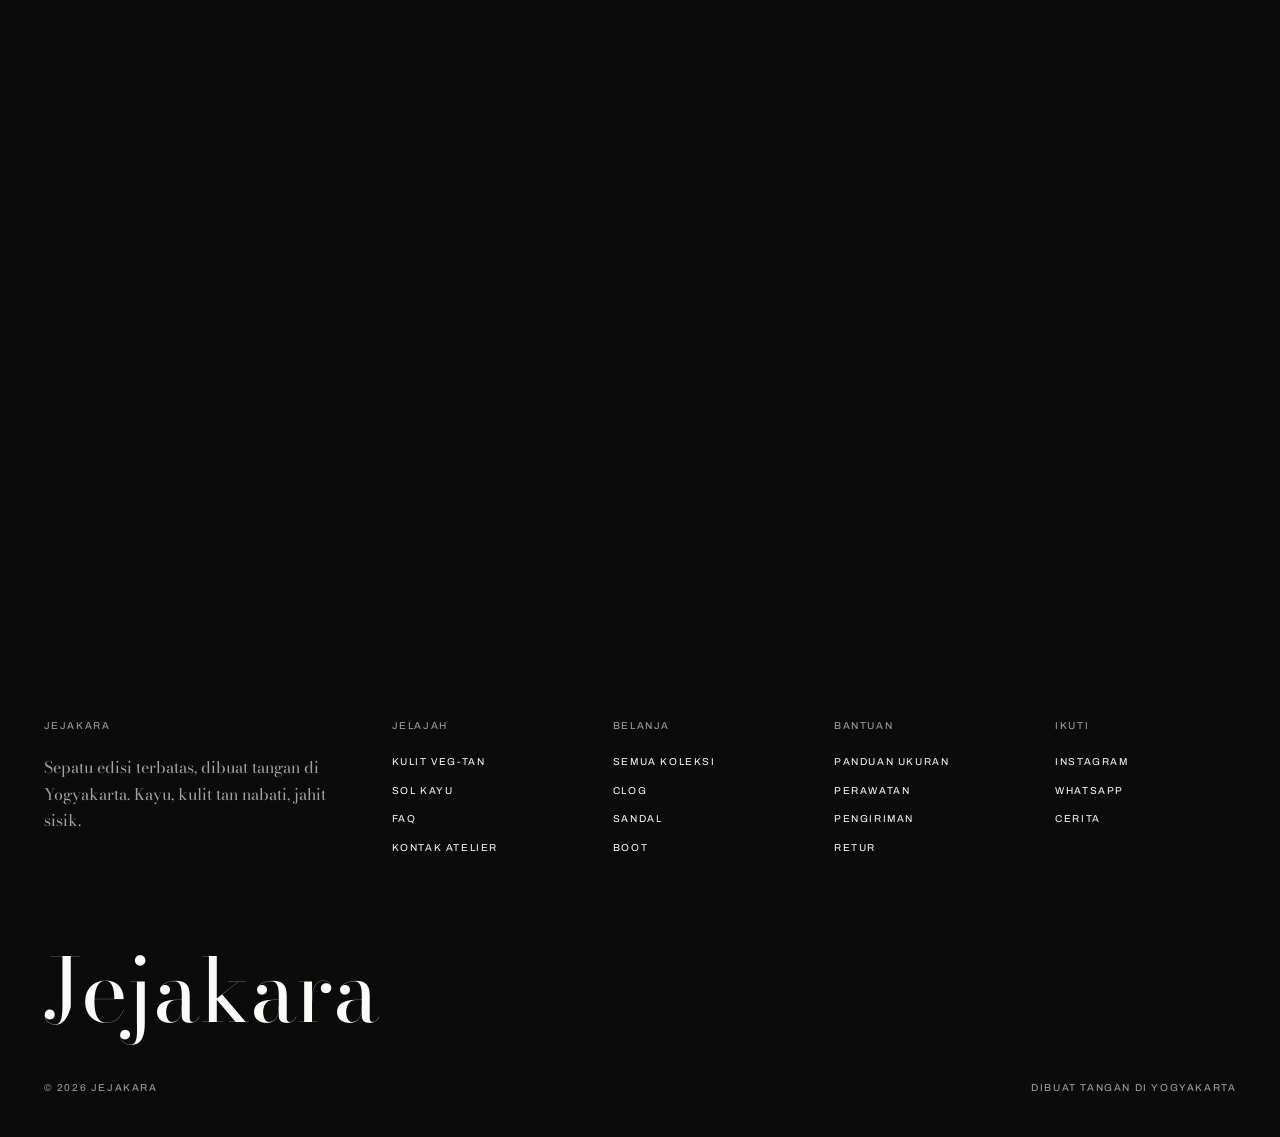
<file: produk.html>
<!doctype html>
<html lang="id" class="is-loading">
<head>
<meta charset="utf-8">
<meta name="viewport" content="width=device-width, initial-scale=1">
<title>Produk — JEJAKARA</title>
  <link rel="icon" href="assets/img/favicon.svg" type="image/svg+xml">
<meta name="description" content="Detail sepatu edisi terbatas Jejakara: material, ukuran, dan angka kerja tiap pasang.">
<link rel="preconnect" href="https://fonts.googleapis.com">
<link rel="preconnect" href="https://fonts.gstatic.com" crossorigin>
<link href="https://fonts.googleapis.com/css2?family=Archivo:wght@300;400;500&family=Bodoni+Moda:ital,opsz,wght@0,6..96,400;0,6..96,500;1,6..96,400&display=swap" rel="stylesheet">
<link rel="stylesheet" href="css/style.css">
<noscript><style>.loader{display:none}html.is-loading{overflow:auto}</style></noscript>
</head>
<body>

<div class="loader" id="loader"><span class="ld-mk">Jejakara</span><span class="bar"></span></div>
<div class="pt-veil" id="pt-veil"></div>

<header class="site-header">
  <nav class="nav left lbl">
    <a href="koleksi.html">Koleksi</a>
    <a href="index.html#craft">Atelier</a>
    <a href="cerita.html">Cerita</a>
  </nav>
  <a class="wordmark" href="index.html">Jejakara</a>
  <nav class="nav right lbl">
    <span class="desk mute">IDR</span>
    <button class="cart-btn cart-open">Keranjang <span class="cart-count">0</span></button>
    <button id="burger" class="burger lbl" aria-label="Buka menu">Menu</button>
  </nav>
</header>

<div class="mobile-menu" id="mobile-menu">
  <button class="close lbl" id="menu-close" aria-label="Tutup menu">Tutup ✕</button>
  <a href="koleksi.html">Koleksi</a>
  <a href="index.html#craft">Atelier</a>
  <a href="cerita.html">Cerita</a>
</div>

<main>
  <div id="head-sentinel" style="height:1px"></div>

  <section class="pdp" id="pdp">
    <div class="gallery">
      <div class="thumbs" id="thumbs"></div>
      <div class="stage"><img id="stage-img" src="" alt=""></div>
    </div>

    <div class="pdp-info">
      <a class="lbl mute" href="koleksi.html" style="text-decoration:none" id="crumb">—</a>
      <h1 id="p-name" class="reveal" style="margin-top:18px">—</h1>
      <div class="pdp-price">
        <span class="lbl mute" id="p-code">—</span>
        <span style="font-size:22px" id="p-price">—</span>
      </div>

      <div class="pdp-stats" id="p-stats"></div>

      <p class="prose" id="p-desc" style="margin:0"></p>

      <h4 class="lbl" style="margin:36px 0 0">Material</h4>
      <ul class="mat-list lbl" id="p-mats" style="font-size:11px"></ul>

      <h4 class="lbl" style="margin:36px 0 0">Ukuran</h4>
      <div class="sizes" id="sizes"></div>
      <p class="err lbl" id="p-err" role="alert"></p>

      <details class="sguide" id="panduan-ukuran">
        <summary>Panduan ukuran &amp; cara ukur kaki</summary>
        <div class="sg-body">
          <table>
            <thead><tr><th>EU</th><th>Panjang kaki</th><th>ID (perempuan)</th><th>ID (laki-laki)</th></tr></thead>
            <tbody>
              <tr><td>36</td><td>22,5 cm</td><td>35</td><td>—</td></tr>
              <tr><td>37</td><td>23,2 cm</td><td>36</td><td>37</td></tr>
              <tr><td>38</td><td>24,0 cm</td><td>37</td><td>38</td></tr>
              <tr><td>39</td><td>24,7 cm</td><td>38</td><td>39</td></tr>
              <tr><td>40</td><td>25,5 cm</td><td>39</td><td>40</td></tr>
              <tr><td>41</td><td>26,2 cm</td><td>40</td><td>41</td></tr>
              <tr><td>42</td><td>27,0 cm</td><td>41</td><td>42</td></tr>
            </tbody>
          </table>
          <ol>
            <li>Tempelkan telapak kaki di kertas, berdiri dengan beban tubuh penuh.</li>
            <li>Tandai dari tumit sampai ujung jari paling panjang.</li>
            <li>Ukur kedua kaki — pakai angka yang lebih panjang.</li>
            <li>Ragu di antara dua ukuran? Ambil yang lebih besar; sol kayu melentur mengikuti.</li>
          </ol>
          <p class="lbl" style="margin-top:14px"><a href="faq.html#ukuran" style="text-decoration:underline">Pertanyaan ukuran lainnya →</a></p>
        </div>
      </details>

      <button class="btn solid-light block" id="add-btn" style="margin-top:10px">Tambah ke keranjang</button>
    </div>
  </section>

  <section class="pad proc" id="proses">
    <span class="lbl mute">Proses</span>
    <h2 class="reveal" style="margin-top:16px;font-size:clamp(1.9rem,3.6vw,3.2rem)">Tujuh tahap, satu pasang</h2>
    <p class="lead reveal" style="max-width:58ch;margin:22px 0 0;color:var(--mute-d);font-size:clamp(1.05rem,1.6vw,1.3rem)">Kulit mentah sampai takik terakhir — lewat tangan yang sama, dari awal sampai kotak.</p>
    <ol class="proc-steps">
      <li><img src="assets/img/s1.webp" alt="Tahap 01 — sortir kulit" loading="lazy"><h4>Sortir kulit</h4><p>Panel dipilih satu per satu; yang cacat dipakai untuk barang kecil.</p></li>
      <li><img src="assets/img/s2.webp" alt="Tahap 02 — potong pola" loading="lazy"><h4>Potong pola</h4><p>Sembilan potongan kulit veg-tan, dipotong tangan satu-satu.</p></li>
      <li><img src="assets/img/s3.webp" alt="Tahap 03 — jahit upper" loading="lazy"><h4>Jahit upper</h4><p>Jahit sisik untuk sambungan yang menahan tarikan, mesin untuk yang panjang.</p></li>
      <li><img src="assets/img/s4.webp" alt="Tahap 04 — bentuk di last" loading="lazy"><h4>Bentuk di last</h4><p>Didiamkan 48 jam di atas last kayu supaya hafal bentuk kaki.</p></li>
      <li><img src="assets/img/s5.webp" alt="Tahap 05 — pasang sol" loading="lazy"><h4>Pasang sol</h4><p>Sol sonokeling ditempel dan dipaku tangan dari bawah.</p></li>
      <li><img src="assets/img/s6.webp" alt="Tahap 06 — finishing" loading="lazy"><h4>Finishing</h4><p>Minyak biji rantas, pewarna alami, poles kain sampai naik patina.</p></li>
      <li><img src="assets/img/craft-1.webp" alt="Tahap 07 — pahat sol" loading="lazy"><h4>Pahat sol</h4><p>Takik terakhir di tepi — tapak jadi cekam, tanda tangan tiap pasang.</p></li>
    </ol>
  </section>

  <section class="pad related">
    <h3 style="font-size:clamp(1.4rem,2vw,2rem)">Produk terkait</h3>
    <div class="k-grid" id="related-grid"></div>
  </section>
</main>

<footer class="site-footer">
  <div class="foot-grid">
    <div>
      <h4 class="lbl">Jejakara</h4>
      <p style="max-width:36ch;margin:0;color:var(--mute-d);font-size:16px">Sepatu edisi terbatas, dibuat tangan di Yogyakarta. Kayu, kulit tan nabati, jahit sisik.</p>
    </div>
    <div><h4 class="lbl">Jelajah</h4><ul class="lbl"><li><a href="bahan-kulit.html">Kulit veg-tan</a></li><li><a href="bahan-sol.html">Sol kayu</a></li><li><a href="faq.html">FAQ</a></li><li><a href="kontak.html">Kontak atelier</a></li></ul></div>
    <div><h4 class="lbl">Belanja</h4><ul class="lbl"><li><a href="koleksi.html">Semua koleksi</a></li><li><a href="koleksi.html">Clog</a></li><li><a href="koleksi.html">Sandal</a></li><li><a href="koleksi.html">Boot</a></li></ul></div>
    <div><h4 class="lbl">Bantuan</h4><ul class="lbl"><li><a href="faq.html#ukuran">Panduan ukuran</a></li><li><a href="perawatan.html">Perawatan</a></li><li><a href="faq.html#pengiriman">Pengiriman</a></li><li><a href="faq.html#retur">Retur</a></li></ul></div>
    <div><h4 class="lbl">Ikuti</h4><ul class="lbl"><li><a href="#">Instagram</a></li><li><a href="#">WhatsApp</a></li><li><a href="cerita.html">Cerita</a></li></ul></div>
  </div>
  <div class="foot-word">Jejakara</div>
  <div class="foot-base lbl">
    <span>© 2026 Jejakara</span>
    <span>Dibuat tangan di Yogyakarta</span>
  </div>
</footer>

<div class="veil" id="veil"></div>
<aside class="drawer" id="drawer" aria-label="Keranjang">
  <div class="drawer-head"><span class="lbl">Keranjang</span><button class="lbl" id="drawer-close">Tutup ✕</button></div>
  <div class="drawer-body" id="cart-body"></div>
  <div class="drawer-foot" id="cart-foot" hidden>
    <div class="total-row"><span class="lbl">Subtotal</span><span class="v" id="cart-total"></span></div>
    <button class="btn solid-light block" id="checkout">Pesan via WhatsApp</button>
  </div>
</aside>

<script src="js/data.js"></script>
<script src="js/app.js"></script>
</body>
</html>
</file>
<file: css/style.css>
/* JEJAKARA — style contract: achromatic, editorial, radius 0 kecuali pill toggle. Lihat design/COMMIT-SHEET.md */

:root {
  --dark: #0b0b0b;
  --paper: #f4f3f0;
  --light: #fafaf8;
  --mute-d: #a2a2a0;
  --mute-l: #6b6b67;
  --line-d: rgba(250, 250, 248, 0.18);
  --line-l: rgba(11, 11, 11, 0.16);
  --serif: "Bodoni Moda", Georgia, serif;
  --grot: "Archivo", Helvetica, Arial, sans-serif;
  --gutter: clamp(20px, 3.4vw, 46px);
  --head-h: 70px;
}

* { box-sizing: border-box; }
html { -webkit-text-size-adjust: 100%; }
body {
  margin: 0;
  background: var(--dark);
  color: var(--light);
  font-family: var(--serif);
  font-size: 19px;
  line-height: 1.65;
  font-weight: 400;
}
img { display: block; max-width: 100%; }
a { color: inherit; text-decoration: none; }
button { font: inherit; color: inherit; background: none; border: 0; cursor: pointer; }
input { font: inherit; }

/* ---------- mikro-tipografi (spec AOI: 10-11px, uppercase, ls .14em) ---------- */
.lbl {
  font-family: var(--grot);
  font-size: 10px;
  font-weight: 400;
  letter-spacing: 0.16em;
  text-transform: uppercase;
}
.lbl-11 { font-size: 11px; }
.mute { color: var(--mute-d); }
.paper .mute { color: var(--mute-l); }

/* ---------- header ---------- */
.site-header {
  position: fixed;
  inset: 0 0 auto 0;
  z-index: 60;
  height: var(--head-h);
  display: flex;
  align-items: center;
  justify-content: space-between;
  padding: 0 var(--gutter);
  color: var(--light);
  background: transparent;
  transition: background-color 300ms ease-out, color 300ms ease-out;
}
.site-header.solid { background: var(--dark); }
.site-header .nav { display: flex; gap: clamp(18px, 3vw, 44px); align-items: center; }
.site-header .nav a:hover { opacity: 0.6; }
.wordmark {
  position: absolute;
  left: 50%;
  transform: translateX(-50%);
  font-family: var(--grot);
  font-size: 14px;
  letter-spacing: 0.34em;
  text-transform: uppercase;
  font-weight: 500;
}
.cart-btn { display: flex; align-items: center; gap: 8px; }
.cart-count {
  font-family: var(--grot);
  font-size: 10px;
  letter-spacing: 0.1em;
  border: 1px solid currentColor;
  border-radius: 999px;
  min-width: 18px;
  height: 18px;
  display: inline-flex;
  align-items: center;
  justify-content: center;
  padding: 0 5px;
}
.burger { display: none; }

/* mobile menu */
.mobile-menu {
  position: fixed; inset: 0; z-index: 70;
  background: var(--dark); color: var(--light);
  display: none; flex-direction: column; justify-content: center;
  padding: var(--gutter); gap: 8px;
}
.mobile-menu.open { display: flex; }
.mobile-menu a { font-family: var(--serif); font-size: 40px; line-height: 1.4; }
.mobile-menu .close { position: absolute; top: 24px; right: var(--gutter); }

/* ---------- hero: split 50/50, void vs foto ---------- */
.hero {
  position: relative;
  height: 100vh;
  min-height: 560px;
  display: grid;
  grid-template-columns: 1fr 1fr;
  background: var(--dark);
}
.hero-void { position: relative; }
.hero-ghost {
  position: absolute;
  left: var(--gutter);
  bottom: 52px;
  font-family: var(--grot);
  font-size: 20px;
  letter-spacing: 0.3em;
  text-transform: uppercase;
  color: rgba(250, 250, 248, 0.12);
  transition: opacity 600ms ease-out;
}
.hero-media { position: relative; overflow: hidden; }
.hero-media img {
  position: absolute; inset: 0;
  width: 100%; height: 100%;
  object-fit: cover;
  opacity: 0;
  transition: opacity 600ms ease-out;
}
.hero-media img.active { opacity: 1; }
.hero-toggle {
  position: absolute;
  left: 50%;
  bottom: 48px;
  transform: translateX(-50%);
  z-index: 5;
  display: flex;
  padding: 5px;
  border: 1px solid rgba(250, 250, 248, 0.28);
  border-radius: 999px;
  background: rgba(250, 250, 248, 0.06);
  backdrop-filter: blur(8px);
}
.hero-toggle button {
  font-family: var(--grot);
  font-size: 10px;
  letter-spacing: 0.16em;
  text-transform: uppercase;
  color: var(--mute-d);
  padding: 12px 26px;
  border-radius: 999px;
  transition: color 300ms ease-out, background-color 300ms ease-out;
}
.hero-toggle button.on {
  color: var(--dark);
  background: var(--light);
}

/* ---------- section dasar ---------- */
section { position: relative; }
.paper { background: var(--paper); color: var(--dark); }
.pad { padding: clamp(72px, 10vw, 150px) var(--gutter); }
.kicker { display: block; margin-bottom: 34px; color: var(--mute-d); }
.paper .kicker { color: var(--mute-l); }

h1, h2, h3 { font-weight: 400; margin: 0; line-height: 1.06; letter-spacing: -0.01em; }
h1 { font-size: clamp(2.4rem, 5vw, 4.6rem); }
h2 { font-size: clamp(1.9rem, 3.4vw, 3.2rem); }
.prose { max-width: 62ch; }
.prose.center { margin: 0 auto; text-align: center; }
.lead { font-size: clamp(1.35rem, 2.4vw, 2rem); line-height: 1.5; }

/* ---------- intro editorial ---------- */
.intro .prose { max-width: 30ch; }
.intro h2 { max-width: 16ch; }
.intro .body-col { max-width: 58ch; margin-top: 40px; }

/* ---------- kurasi asimetris ---------- */
.k-grid {
  display: grid;
  grid-template-columns: repeat(3, 1fr);
  gap: clamp(16px, 2.4vw, 34px);
}
.k-grid .card.large { grid-row: span 2; }
.card { display: block; }
.card .frame { overflow: hidden; background: #171514; }
.card .frame img {
  width: 100%;
  aspect-ratio: 3 / 4;
  object-fit: cover;
  transition: transform 600ms ease-out;
}
.card.large .frame img { aspect-ratio: 3 / 5.4; height: 100%; }
.card:hover .frame img { transform: scale(1.04); }
.card .meta {
  display: flex;
  justify-content: space-between;
  gap: 12px;
  align-items: baseline;
  padding-top: 14px;
}
.card .meta .name { font-family: var(--serif); font-size: 17px; }
.card .see { opacity: 0; transition: opacity 300ms ease-out; }
.card:hover .see { opacity: 1; }

/* ---------- band angka (craft) ---------- */
.band-stats {
  position: relative;
  background: var(--dark) center / cover no-repeat;
  color: var(--light);
}
.band-stats .veil { position: absolute; inset: 0; background: rgba(11, 11, 11, 0.62); }
.band-stats .inner { position: relative; }
.stats-row {
  display: flex;
  flex-wrap: wrap;
  gap: clamp(34px, 7vw, 110px);
  margin-top: 54px;
}
.stat .n { font-family: var(--serif); font-size: clamp(2.6rem, 5vw, 4.4rem); line-height: 1; }
.stat .l { margin-top: 10px; color: var(--mute-d); }

/* ---------- band full-bleed ---------- */
.band-img { height: clamp(340px, 62vh, 640px); overflow: hidden; position: relative; }
.band-img img { width: 100%; height: 100%; object-fit: cover; }
/* scrim: teks putih di atas foto terang tetap terbaca */
.band-img::after {
  content: "";
  position: absolute;
  inset: 0;
  z-index: 1;
  background: linear-gradient(to bottom, rgba(11, 11, 11, 0.55), rgba(11, 11, 11, 0.15) 30%, rgba(11, 11, 11, 0.62) 55%, rgba(11, 11, 11, 0.85));
  pointer-events: none;
}
.band-img h1,
.band-img .cap {
  z-index: 2;
  text-shadow: 0 1px 18px rgba(11, 11, 11, 0.85);
}
.band-img .cap {
  position: absolute; left: var(--gutter); bottom: 26px;
  color: var(--light);
  letter-spacing: 0.2em;
}

/* ---------- drop notice ---------- */
.drop form { display: flex; gap: 0; max-width: 460px; margin-top: 34px; }
.drop input {
  flex: 1; background: transparent; border: 0; border-bottom: 1px solid var(--line-d);
  color: inherit; padding: 12px 0; outline: none; font-family: var(--grot); font-size: 13px;
}
.drop .done { color: var(--mute-d); margin-top: 34px; }

/* ---------- tombol ---------- */
.btn {
  font-family: var(--grot);
  font-size: 10px;
  letter-spacing: 0.16em;
  text-transform: uppercase;
  padding: 15px 30px;
  border: 1px solid currentColor;
  display: inline-block;
  text-align: center;
  transition: background-color 150ms ease-out, color 150ms ease-out;
}
.btn:hover { background: var(--light); color: var(--dark); border-color: var(--light); }
.paper .btn:hover, .btn.solid { background: var(--dark); color: var(--light); border-color: var(--dark); }
.paper .btn.solid:hover { background: transparent; color: var(--dark); }
.btn.block { width: 100%; }
.btn.solid-light { background: var(--light); color: var(--dark); border-color: var(--light); }
.btn.solid-light:hover { background: transparent; color: var(--light); }

/* ---------- footer ---------- */
.site-footer { background: var(--dark); color: var(--light); padding: clamp(60px, 8vw, 110px) var(--gutter) 40px; }
.foot-grid { display: grid; grid-template-columns: 1.7fr 1fr 1fr 1fr 1fr; gap: 40px; }
.foot-grid h4 { margin: 0 0 20px; font-weight: 400; color: var(--mute-d); }
.foot-grid ul { list-style: none; margin: 0; padding: 0; display: grid; gap: 12px; }
.foot-grid a:hover { opacity: 0.6; }
.foot-word { font-family: var(--serif); font-size: clamp(2.6rem, 7vw, 5.5rem); line-height: 1; margin-top: clamp(50px, 8vw, 90px); }
.foot-base { display: flex; justify-content: space-between; gap: 20px; margin-top: 46px; color: var(--mute-d); flex-wrap: wrap; }

/* ---------- halaman koleksi ---------- */
.page-head { padding: calc(var(--head-h) + clamp(50px, 8vw, 110px)) var(--gutter) clamp(40px, 5vw, 70px); }
.page-head .row { display: flex; align-items: baseline; justify-content: space-between; gap: 20px; }
.filters { display: flex; flex-wrap: wrap; gap: 34px; padding: 0 var(--gutter) 34px; align-items: flex-start; }
.fgroup { display: flex; flex-wrap: wrap; gap: 8px; align-items: center; }
.fgroup > .lbl { color: var(--mute-d); margin-right: 6px; }
.chip {
  font-family: var(--grot); font-size: 10px; letter-spacing: 0.12em; text-transform: uppercase;
  padding: 9px 15px; border: 1px solid var(--line-d); color: var(--mute-d);
  transition: border-color 150ms ease-out, color 150ms ease-out;
}
.chip.on { border-color: var(--light); color: var(--light); }
.sort {
  margin-left: auto; background: transparent; border: 0; border-bottom: 1px solid var(--line-d);
  color: var(--light); font-family: var(--grot); font-size: 10px; letter-spacing: 0.12em;
  text-transform: uppercase; padding: 9px 0; outline: none;
}
.sort option { color: #111; }
.grid-products { display: grid; grid-template-columns: repeat(3, 1fr); gap: clamp(16px, 2.4vw, 34px); padding: 0 var(--gutter) clamp(70px, 9vw, 130px); }
.empty { padding: 40px var(--gutter) 120px; color: var(--mute-d); }

/* ---------- halaman produk (PDP) ---------- */
.pdp { display: grid; grid-template-columns: minmax(0, 1.15fr) minmax(0, 1fr); gap: clamp(30px, 5vw, 80px); padding: calc(var(--head-h) + 40px) var(--gutter) clamp(60px, 8vw, 110px); }
.gallery { position: sticky; top: calc(var(--head-h) + 24px); align-self: start; display: grid; grid-template-columns: 64px 1fr; gap: 16px; }
.thumbs { display: grid; gap: 12px; align-content: start; }
.thumbs img { width: 100%; aspect-ratio: 3/4; object-fit: cover; opacity: 0.5; cursor: pointer; transition: opacity 150ms ease-out; }
.thumbs img.on, .thumbs img:hover { opacity: 1; }
.stage { overflow: hidden; background: #161412; }
.stage img { width: 100%; aspect-ratio: 3/4; object-fit: cover; }
.pdp-info { padding-top: 12px; }
.pdp-info h1 { font-size: clamp(2rem, 3.4vw, 3rem); }
.pdp-price { margin-top: 16px; display: flex; gap: 18px; align-items: baseline; }
.pdp-stats { display: flex; flex-wrap: wrap; gap: 34px; margin: 40px 0; padding: 26px 0; border-top: 1px solid var(--line-d); border-bottom: 1px solid var(--line-d); }
.pdp-stats .n { font-family: var(--serif); font-size: 30px; line-height: 1; }
.pdp-stats .l { color: var(--mute-d); margin-top: 6px; }
.sizes { display: flex; flex-wrap: wrap; gap: 8px; margin-top: 16px; }
.size {
  font-family: var(--grot); font-size: 11px; letter-spacing: 0.08em;
  min-width: 46px; padding: 12px 0; text-align: center;
  border: 1px solid var(--line-d); color: var(--light);
  transition: border-color 150ms ease-out, background-color 150ms ease-out, color 150ms ease-out;
}
.size.on { background: var(--light); color: var(--dark); border-color: var(--light); }
.size.out { color: #4d4d4a; text-decoration: line-through; cursor: not-allowed; border-color: rgba(250,250,248,0.07); }
.mat-list { list-style: none; margin: 30px 0 0; padding: 0; display: grid; gap: 10px; color: var(--mute-d); }
.mat-list li::before { content: "— "; }
.err { color: #e0a3a3; margin-top: 14px; min-height: 1em; }
.related { padding: 0 var(--gutter) clamp(70px, 9vw, 130px); }
.related h3 { margin-bottom: 30px; }

/* ---------- drawer keranjang ---------- */
.veil {
  position: fixed; inset: 0; z-index: 80; background: rgba(11, 11, 11, 0.55);
  opacity: 0; pointer-events: none; transition: opacity 300ms ease-out;
}
.veil.open { opacity: 1; pointer-events: auto; }
.drawer {
  position: fixed; top: 0; right: 0; z-index: 90;
  width: min(430px, 100vw); height: 100%;
  background: var(--dark); color: var(--light);
  border-left: 1px solid var(--line-d);
  transform: translateX(100%);
  transition: transform 300ms ease-out;
  display: flex; flex-direction: column;
}
.drawer.open { transform: translateX(0); }
.drawer-head { display: flex; justify-content: space-between; align-items: center; padding: 26px var(--gutter); border-bottom: 1px solid var(--line-d); }
.drawer-body { flex: 1; overflow: auto; padding: 10px var(--gutter); }
.drawer-foot { padding: 24px var(--gutter) 30px; border-top: 1px solid var(--line-d); display: grid; gap: 16px; }
.cart-line { display: grid; grid-template-columns: 64px 1fr auto; gap: 16px; padding: 20px 0; border-bottom: 1px solid var(--line-d); }
.cart-line img { width: 64px; aspect-ratio: 3/4; object-fit: cover; }
.cart-line .nm { font-family: var(--serif); font-size: 16px; }
.qty { display: inline-flex; align-items: center; gap: 12px; margin-top: 10px; }
.qty button { border: 1px solid var(--line-d); width: 26px; height: 26px; line-height: 1; font-family: var(--grot); font-size: 13px; }
.qty button:hover { border-color: var(--light); }
.rm { color: var(--mute-d); text-decoration: underline; margin-top: 10px; display: inline-block; }
.cart-empty { color: var(--mute-d); padding: 40px 0; }
.total-row { display: flex; justify-content: space-between; align-items: baseline; }
.total-row .v { font-family: var(--serif); font-size: 24px; }

/* ---------- reveal ---------- */
.reveal { opacity: 0; transform: translateY(12px); transition: opacity 500ms ease-out, transform 500ms ease-out; }
.reveal.in { opacity: 1; transform: none; }

/* ---------- responsive ---------- */
@media (max-width: 900px) {
  .nav.left, .nav.right .desk { display: none; }
  /* nav.left hilang -> wordmark jadi anchor kiri, nav.right tetap kanan (tadinya space-between naruh nav di tengah, tabrak wordmark) */
  .wordmark { position: static; transform: none; }
  .burger { display: block; }
  .hero { grid-template-columns: 1fr; height: auto; min-height: 0; }
  .hero-void { height: 24vh; min-height: 150px; }
  .hero-media { height: 64vh; }
  .hero-ghost { bottom: 24px; font-size: 15px; }
  .hero-toggle { bottom: auto; top: calc(24vh - 62px); }
  .k-grid, .grid-products { grid-template-columns: repeat(2, 1fr); }
  .k-grid .card.large { grid-row: auto; grid-column: span 2; }
  .k-grid .card.large .frame img { aspect-ratio: 4/3; }
  .pdp { grid-template-columns: 1fr; }
  .gallery { position: static; grid-template-columns: 1fr; }
  .thumbs { grid-template-columns: repeat(3, 1fr); grid-row: 2; }
  .foot-grid { grid-template-columns: 1fr 1fr; }
}
@media (max-width: 560px) {
  .k-grid, .grid-products { grid-template-columns: 1fr; }
  .k-grid .card.large { grid-column: auto; }
  .mobile-menu a { font-size: 30px; }
}

/* ---------- loader & transisi halaman ---------- */
html.is-loading, html.is-loading body { overflow: hidden; }
.loader {
  position: fixed; inset: 0; z-index: 200;
  background: var(--dark);
  display: grid; place-items: center;
  transition: transform 800ms cubic-bezier(0.76, 0, 0.24, 1);
}
.loader.lift { transform: translateY(-101%); }
.loader .ld-mk {
  font-family: var(--serif); font-size: 15px; letter-spacing: 0.4em;
  color: var(--light); text-transform: uppercase;
  animation: ld-breathe 1.6s ease-in-out infinite alternate;
}
.loader .bar { position: absolute; left: 0; bottom: 0; height: 2px; width: 0; background: var(--light); animation: ld-fill 1.4s cubic-bezier(0.22, 1, 0.36, 1) forwards; }
@keyframes ld-fill { to { width: 100%; } }
@keyframes ld-breathe { from { opacity: 0.45; } to { opacity: 1; } }
.pt-veil {
  position: fixed; inset: 0; z-index: 190; background: var(--dark);
  transform: translateY(101%);
  transition: transform 550ms cubic-bezier(0.76, 0, 0.24, 1);
  pointer-events: none;
}
.pt-veil.up { transform: translateY(0); }

/* ---------- reveal: teks naik per kata ---------- */
.w-line { display: inline-block; overflow: hidden; vertical-align: bottom; padding-bottom: 0.12em; margin-bottom: -0.12em; }
.w { display: inline-block; transform: translateY(115%); transition: transform 950ms cubic-bezier(0.16, 1, 0.3, 1); }
.reveal.in .w { transform: none; }

/* ---------- reveal: foto produk ---------- */
.card .frame img { transform: scale(1.12); opacity: 0; transition: transform 1100ms cubic-bezier(0.16, 1, 0.3, 1), opacity 700ms ease; }
.card.in .frame img { transform: none; opacity: 1; }
.card.in:hover .frame img { transform: scale(1.05); transition-duration: 700ms; }
#stage-img { transition: opacity 350ms ease; }

/* ---------- marquee ---------- */
.marquee { overflow: hidden; padding: 22px 0; border-top: 1px solid var(--line-l); background: var(--paper); }
.marquee .track { display: flex; gap: 2.6em; width: max-content; white-space: nowrap; animation: marq 34s linear infinite; }
.marquee span { letter-spacing: 0.2em; }
@keyframes marq { to { transform: translateX(-50%); } }

/* ---------- testimoni ---------- */
.quotes { display: grid; grid-template-columns: repeat(auto-fit, minmax(240px, 1fr)); gap: clamp(28px, 4vw, 56px); margin-top: 44px; }
.quote { display: flex; flex-direction: column; }
.quote p { margin: 0 0 16px; font-family: var(--serif); font-style: italic; font-size: clamp(1.05rem, 1.5vw, 1.3rem); line-height: 1.5; }
.quote .who { margin-top: auto; padding-top: 18px; color: var(--mute-l); }

/* anchor landing di bawah header tetap (jangan tertimpa) */
details[id], section[id] { scroll-margin-top: 96px; }

/* ---------- favorit & cari ---------- */
.card .frame { position: relative; }
.fav { position: absolute; top: 8px; right: 8px; z-index: 2; width: 34px; height: 34px; display: grid; place-items: center; padding: 0; border: 0; border-radius: 50%; background: rgba(11, 11, 11, 0.38); color: #fafaf8; font-size: 15px; line-height: 1; cursor: pointer; transition: transform 250ms ease, background 250ms ease; }
.fav:hover { transform: scale(1.12); background: rgba(11, 11, 11, 0.6); }
.fav.on { background: rgba(11, 11, 11, 0.72); }
.search { background: transparent; border: 0; border-bottom: 1px solid var(--line-l); color: var(--dark); font-family: var(--grot); font-size: 11px; letter-spacing: 0.14em; text-transform: uppercase; padding: 12px 2px; width: min(240px, 44vw); outline: none; transition: border-color 250ms ease; }
.search::placeholder { color: var(--mute-l); }
.search:focus { border-color: var(--light); }
.filter.on { color: var(--light); border-color: var(--light); }

/* ---------- panduan ukuran (PDP + FAQ) ---------- */
.sguide { border-top: 1px solid var(--line-d); margin-top: 34px; }
.sguide summary { list-style: none; cursor: pointer; display: flex; justify-content: space-between; gap: 16px; padding: 16px 0; font-family: var(--grot); font-size: 10px; letter-spacing: 0.16em; text-transform: uppercase; color: var(--mute-d); transition: color 250ms ease; }
.sguide summary:hover { color: var(--light); }
.sguide summary::-webkit-details-marker { display: none; }
.sguide summary::after { content: "+"; }
.sguide[open] summary::after { content: "\2212"; }
.sguide .sg-body { padding-bottom: 26px; }
.sguide table { width: 100%; border-collapse: collapse; font-family: var(--grot); font-size: 13px; }
.sguide th { font-weight: 400; font-size: 10px; letter-spacing: 0.14em; text-transform: uppercase; color: var(--mute-d); text-align: left; padding: 10px 10px 10px 0; border-bottom: 1px solid var(--line-d); }
.sguide td { padding: 10px 10px 10px 0; border-bottom: 1px solid var(--line-d); color: var(--light); font-weight: 300; }
.sguide ol { margin: 18px 0 0; padding-left: 1.3em; color: var(--mute-d); font-size: 16px; line-height: 1.7; }
.sguide ol li::marker { font-family: var(--grot); font-size: 12px; }
.paper .sguide { border-color: var(--line-l); }
.paper .sguide summary { color: var(--mute-l); }
.paper .sguide summary:hover { color: var(--dark); }
.paper .sguide th { color: var(--mute-l); border-color: var(--line-l); }
.paper .sguide td { color: var(--dark); border-color: var(--line-l); }
.paper .sguide ol { color: var(--mute-l); }

/* ---------- FAQ ---------- */
.faq { max-width: 820px; margin-top: 30px; }
.faq details { border-top: 1px solid var(--line-l); }
.faq details:last-child { border-bottom: 1px solid var(--line-l); }
.faq summary { list-style: none; cursor: pointer; display: flex; justify-content: space-between; gap: 24px; padding: 26px 0; font-family: var(--serif); font-size: clamp(1.1rem, 1.7vw, 1.4rem); color: var(--dark); transition: color 250ms ease; }
.faq summary:hover { color: var(--mute-l); }
.faq summary::-webkit-details-marker { display: none; }
.faq summary::after { content: "+"; font-family: var(--grot); font-size: 15px; color: var(--mute-l); flex: none; }
.faq details[open] summary::after { content: "\2212"; }
.faq .a { padding: 0 0 28px; max-width: 62ch; }
.faq .a p { margin: 0 0 14px; color: var(--mute-l); font-size: 17px; line-height: 1.7; }

/* ---------- proses (PDP) ---------- */
.proc-steps { counter-reset: pr; list-style: none; margin: clamp(40px, 6vw, 70px) 0 0; padding: 0; display: grid; grid-template-columns: repeat(auto-fit, minmax(280px, 1fr)); gap: clamp(40px, 5vw, 64px) clamp(24px, 3vw, 40px); }
.proc-steps li { counter-increment: pr; border-top: 1px solid var(--line-d); padding-top: 18px; display: flex; flex-direction: column; }
.proc-steps li img { order: 1; width: 100%; aspect-ratio: 4 / 3; object-fit: cover; display: block; }
.proc-steps li::before { content: "0" counter(pr); order: 2; font-family: var(--grot); font-size: 11px; letter-spacing: 0.16em; color: var(--mute-d); margin: 16px 0 12px; }
.proc-steps h4 { order: 3; font-family: var(--serif); font-size: clamp(1.15rem, 1.6vw, 1.4rem); font-weight: 400; margin: 0 0 10px; }
.proc-steps p { order: 4; margin: 0; font-size: 15px; line-height: 1.65; color: var(--mute-d); max-width: 34ch; }

/* ---------- langkah perawatan ---------- */
.steps { counter-reset: st; margin-top: 54px; display: grid; gap: 44px; max-width: 780px; }
.step { counter-increment: st; display: grid; grid-template-columns: 56px 1fr; gap: 20px; border-top: 1px solid var(--line-l); padding-top: 26px; }
.step::before { content: "0" counter(st); font-family: var(--grot); font-size: 11px; letter-spacing: 0.16em; color: var(--mute-l); padding-top: 8px; }
.step h3 { font-size: clamp(1.3rem, 2vw, 1.7rem); margin-bottom: 12px; }
.step p { margin: 0; color: var(--mute-l); font-size: 17px; line-height: 1.7; max-width: 58ch; }
.care-note { margin-top: 64px; border-left: 1px solid var(--line-l); padding-left: 26px; max-width: 62ch; }
.care-note .lbl { display: block; margin-bottom: 14px; color: var(--mute-l); }
.care-note p { margin: 0; color: var(--mute-l); font-size: 17px; line-height: 1.7; }

/* ---------- spesifikasi bahan ---------- */
.mat-spec { display: grid; grid-template-columns: repeat(auto-fit, minmax(230px, 1fr)); gap: 1px; background: var(--line-l); border: 1px solid var(--line-l); margin-top: 60px; }
.mat-spec .spec { background: var(--paper); padding: 26px 24px; display: grid; gap: 12px; font-size: 16px; color: var(--dark); }

/* ---------- kontak ---------- */
.contact-grid { display: grid; grid-template-columns: repeat(auto-fit, minmax(240px, 1fr)); gap: clamp(32px, 5vw, 72px); margin-top: 50px; }
.cbox .lbl { display: block; margin-bottom: 18px; color: var(--mute-l); }
.cbox h3 { font-size: clamp(1.3rem, 2vw, 1.7rem); margin-bottom: 14px; }
.cbox p { margin: 0; color: var(--mute-l); font-size: 17px; line-height: 1.7; }
.cbox a:not(.btn) { color: var(--dark); }

@media (max-width: 900px) {
  .step { grid-template-columns: 44px 1fr; gap: 14px; }
}

@media (prefers-reduced-motion: reduce) {
  .reveal { opacity: 1; transform: none; transition: none; }
  .w { transform: none; }
  .card .frame img { opacity: 1; transform: none; }
  .loader, .pt-veil { display: none; }
  .marquee .track { animation: none; }
  .hero-media img, .card .frame img, .drawer, .veil { transition-duration: 1ms; }
}
</file>
